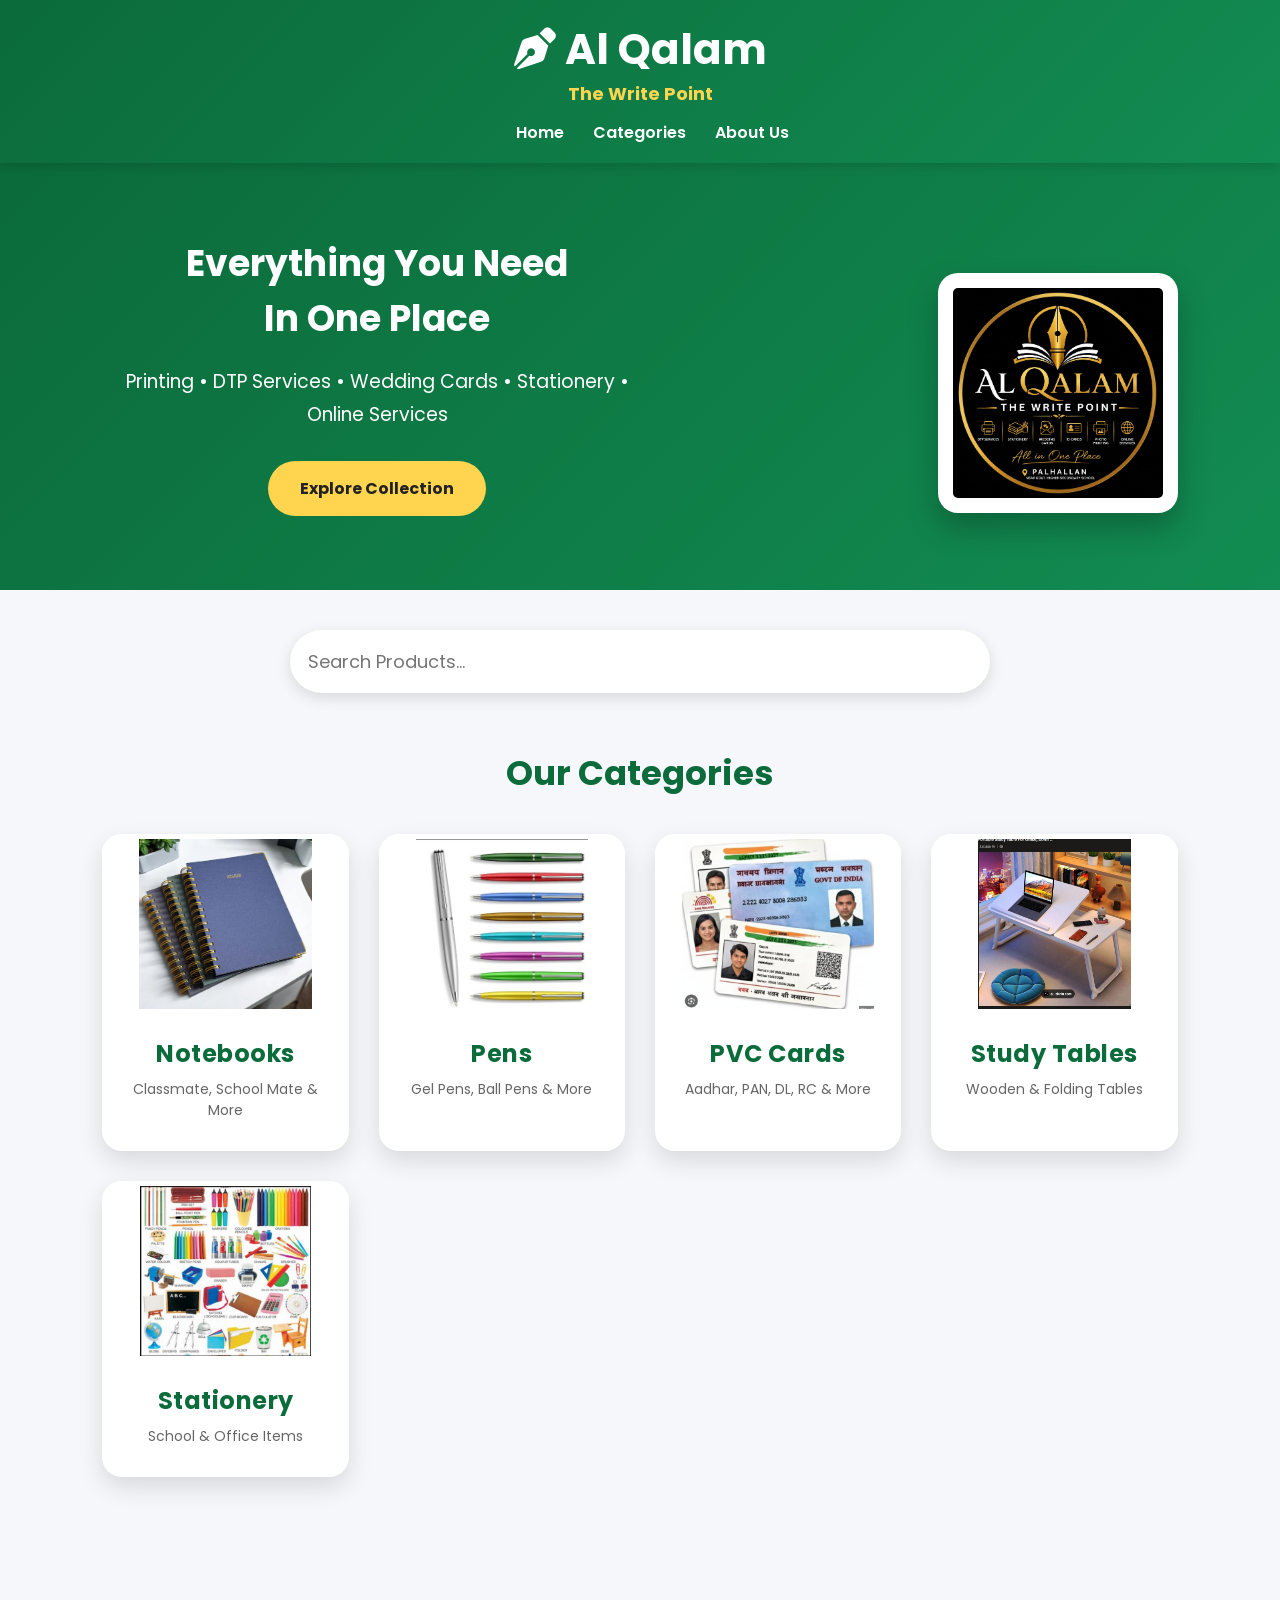
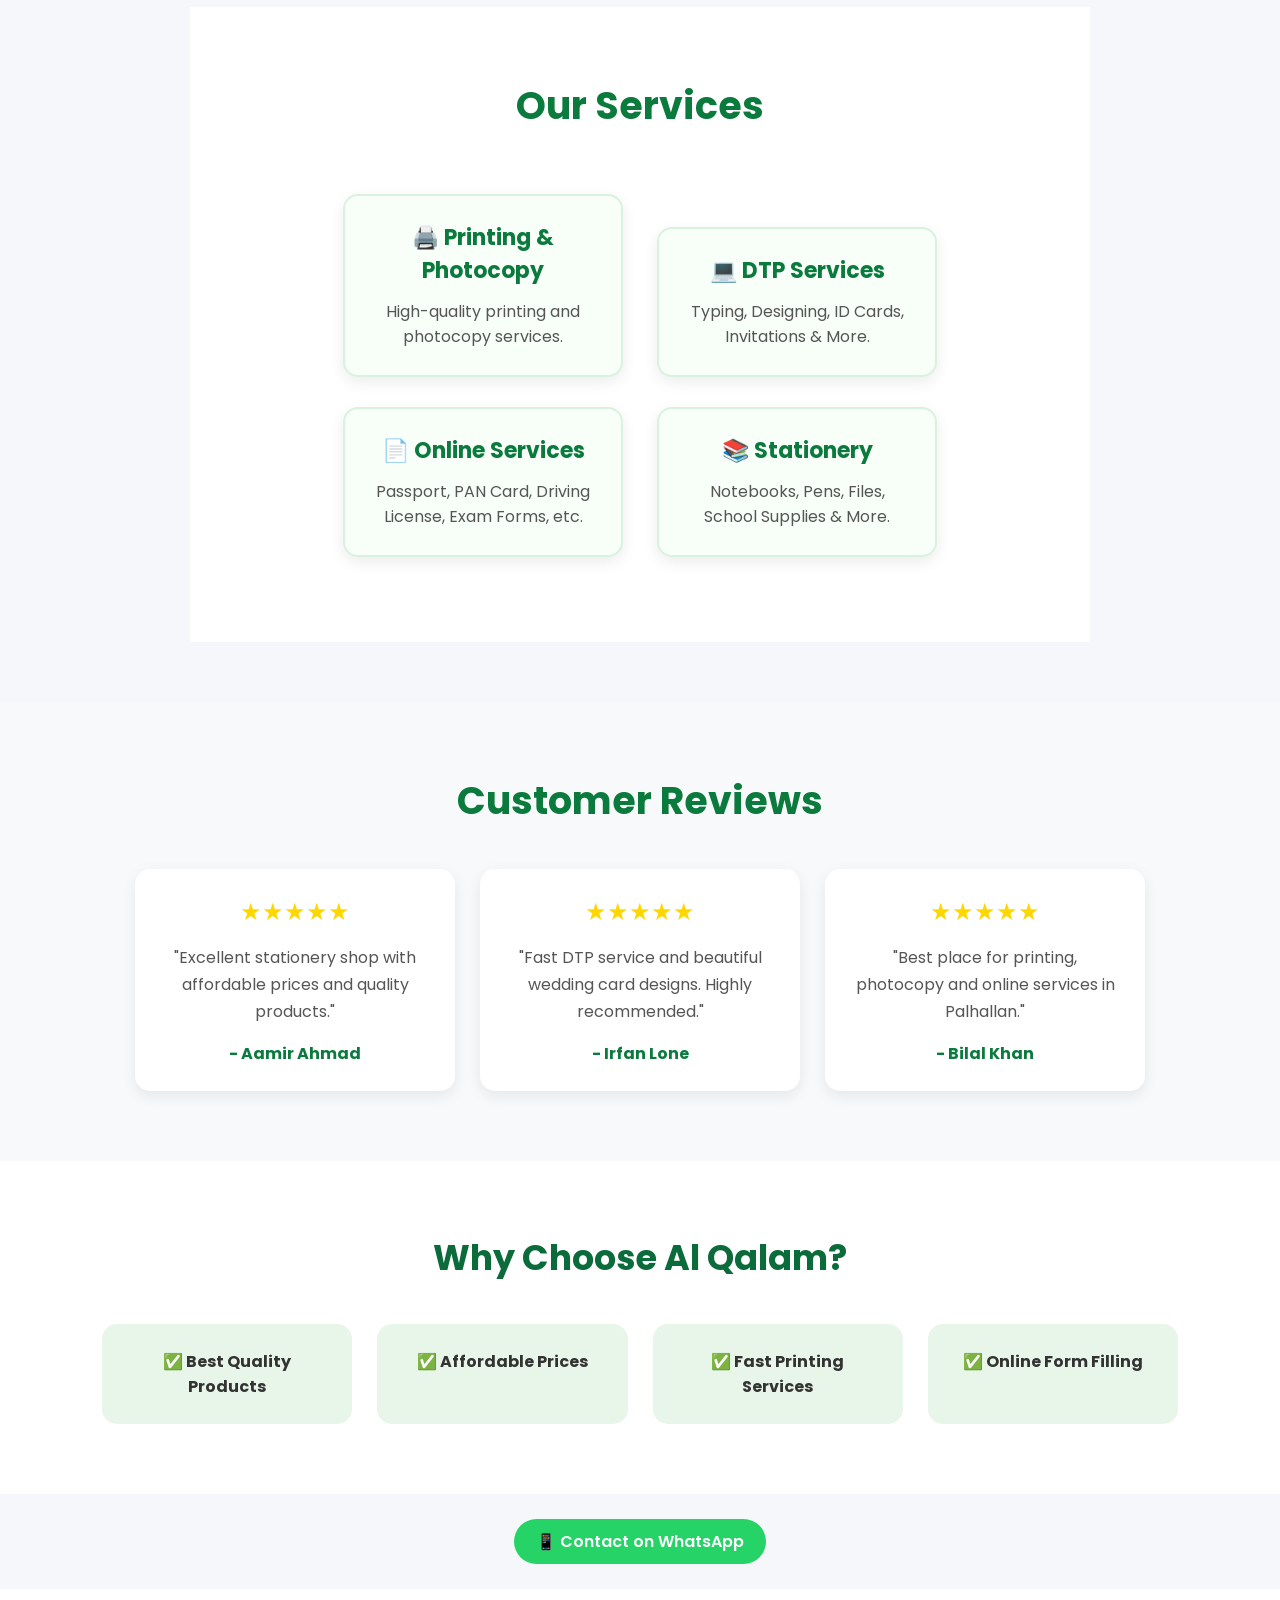
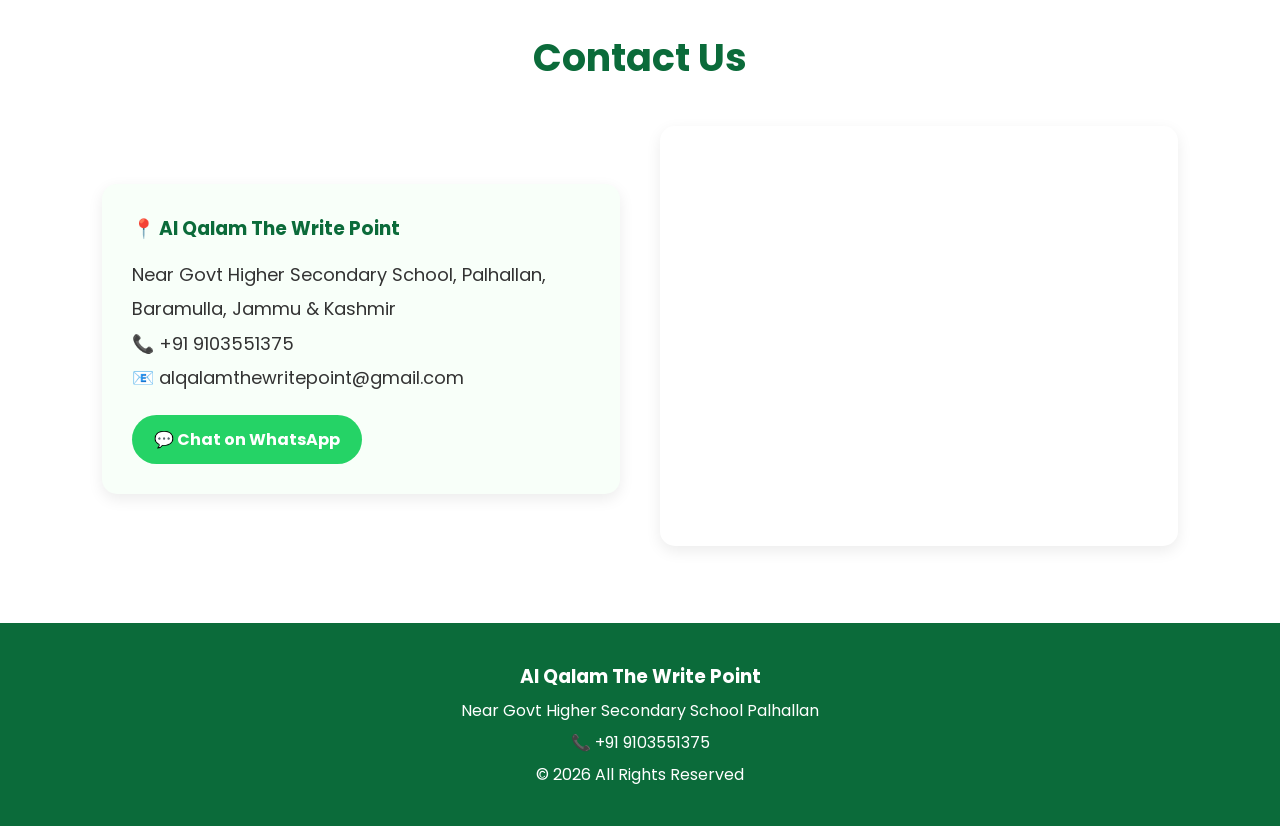
<file: index.html>
<!DOCTYPE html>
<html lang="en">
<head>
    <link rel="stylesheet" href="https://cdnjs.cloudflare.com/ajax/libs/font-awesome/6.7.2/css/all.min.css">
<meta charset="UTF-8">
<meta name="viewport" content="width=device-width, initial-scale=1.0">

<title>Al Qalam The Write Point</title>

<link rel="stylesheet" href="css/style.css?v=2">
<link rel="preconnect" href="https://fonts.googleapis.com">
<link href="https://fonts.googleapis.com/css2?family=Poppins:wght@300;400;600;700&display=swap" rel="stylesheet">

</head>

<body>

<header class="header">

<div class="logo">
<h2><i class="fa-solid fa-pen-nib"></i> Al Qalam</h2>
<p><b>The Write Point</b></p>
</div>

<nav>
    <a href="#">Home</a>
    <a href="#categories">Categories</a>
    <a href="about.html">About Us</a>

</nav>
  
</header>

<section class="hero">

<div class="hero-text">

<h1>Everything You Need<br>In One Place</h1>

<p>
Printing • DTP Services • Wedding Cards • Stationery • Online Services
</p>

<a href="#categories" class="btn">Explore Collection</a>


</div>


<div class="hero-image">

<img src="images/logo.jpeg" alt="Al Qalam">

</div>

</section>




<section class="search-box">

<input type="text" placeholder="Search Products...">

</section>



<section id="categories">

<h2 class="title">Our Categories</h2>

<div class="categories">


<div class="card">

<a href="notebooks.html">

<img src="images/notebook.jpg">

<h3>Notebooks</h3>

<p>Classmate, School Mate & More</p>

</a>

</div>



<div class="card">

<a href="Pens.html">

<img src="images/pens.jpg">

<h3>Pens</h3>

<p>Gel Pens, Ball Pens & More</p>

</a>

</div>



<div class="card">

<a href="PVC Cards.html">

<img src="images/PVC Cards.jpg">

<h3>PVC Cards</h3>

<p>Aadhar, PAN, DL, RC & More</p>

</a>

</div>



<div class="card">

<a href="Study Tables.html">

<img src="images/study table.jpg">

<h3>Study Tables</h3>

<p>Wooden & Folding Tables</p>

</a>

</div>



<div class="card">

<a href="Stationery Items.html">

<img src="images/Stationery Iteams.jpg">

<h3>Stationery</h3>

<p>School & Office Items</p>

</a>

</div>

</div>

</section>
<!-- Our Services -->
<section class="services">
    <h2>Our Services</h2>

    <div class="service-box">
        <h3>🖨️ Printing & Photocopy</h3>
        <p>High-quality printing and photocopy services.</p>
    </div>

    <div class="service-box">
        <h3>💻 DTP Services</h3>
        <p>Typing, Designing, ID Cards, Invitations & More.</p>
    </div>

    <div class="service-box">
        <h3>📄 Online Services</h3>
        <p>Passport, PAN Card, Driving License, Exam Forms, etc.</p>
    </div>

    <div class="service-box">
        <h3>📚 Stationery</h3>
        <p>Notebooks, Pens, Files, School Supplies & More.</p>
    </div>
</section>
<!-- Customer Reviews -->
<section class="reviews">
    <h2>Customer Reviews</h2>

    <div class="review-container">

        <div class="review-card">
            <div class="stars">★★★★★</div>
            <p>"Excellent stationery shop with affordable prices and quality products."</p>
            <h4>- Aamir Ahmad</h4>
        </div>

        <div class="review-card">
            <div class="stars">★★★★★</div>
            <p>"Fast DTP service and beautiful wedding card designs. Highly recommended."</p>
            <h4>- Irfan Lone</h4>
        </div>

        <div class="review-card">
            <div class="stars">★★★★★</div>
            <p>"Best place for printing, photocopy and online services in Palhallan."</p>
            <h4>- Bilal Khan</h4>
        </div>

    </div>
</section>



<section class="why">

<h2>Why Choose Al Qalam?</h2>

<div class="features">

<div>✅ Best Quality Products</div>

<div>✅ Affordable Prices</div>

<div>✅ Fast Printing Services</div>

<div>✅ Online Form Filling</div>

</div>

</section>



<section class="whatsapp">

<a href="https://wa.me/919103551375">

📱 Contact on WhatsApp

</a>

</section>
<!-- Contact Section -->
<section class="contact">

    <h2>Contact Us</h2>

    <div class="contact-box">

        <div class="contact-info">

            <h3>📍 Al Qalam The Write Point</h3>

            <p>Near Govt Higher Secondary School, Palhallan, Baramulla, Jammu & Kashmir</p>

            <p>📞 +91 9103551375</p>

            <p>📧 alqalamthewritepoint@gmail.com</p>

            <a href="https://wa.me/919103551375" class="contact-btn" target="_blank">
                💬 Chat on WhatsApp
            </a>

        </div>

<div class="map">

    <iframe
        src="https://www.google.com/maps/embed?pb=!1m18!1m12!1m3!1d373.67834784665763!2d74.54310448448713!3d34.182275802452644!2m3!1f0!2f0!3f0!3m2!1i1024!2i768!4f13.1!3m3!1m2!1s0x38e1a1003543d81d%3A0x439527f8dfe5465d!2sAl%20Qalam%20The%20Write%20Point!5e0!3m2!1sen!2sin!4v1784002413856!5m2!1sen!2sin"
        width="100%"
        height="420"
        style="border:0;border-radius:15px;"
        allowfullscreen=""
        loading="lazy"
        referrerpolicy="strict-origin-when-cross-origin">
    </iframe>

</div>
</section>


<footer>

<h3>Al Qalam The Write Point</h3>

<p>Near Govt Higher Secondary School Palhallan</p>

<p>📞 +91 9103551375</p>

<p>© 2026 All Rights Reserved</p>

</footer>

<script src="js/script.js?v=2"></script>
</body>
</html>
</file>
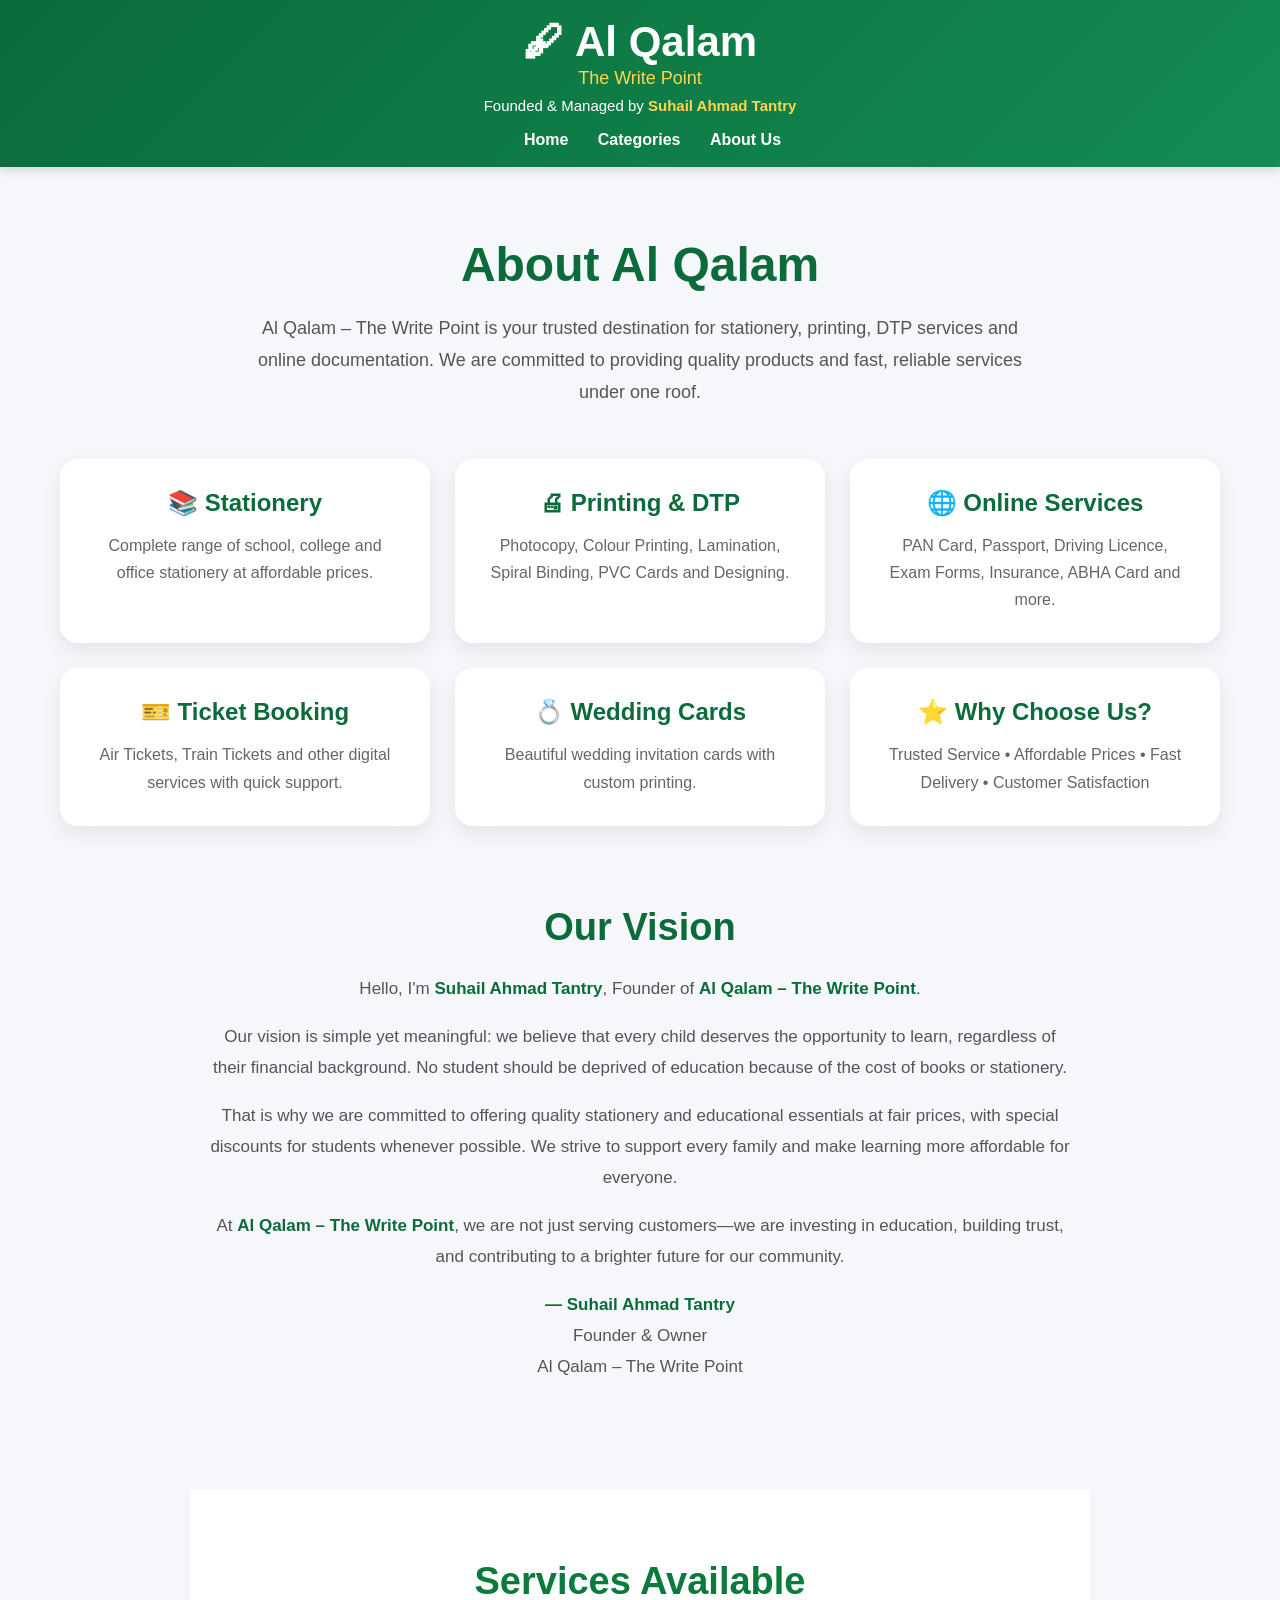
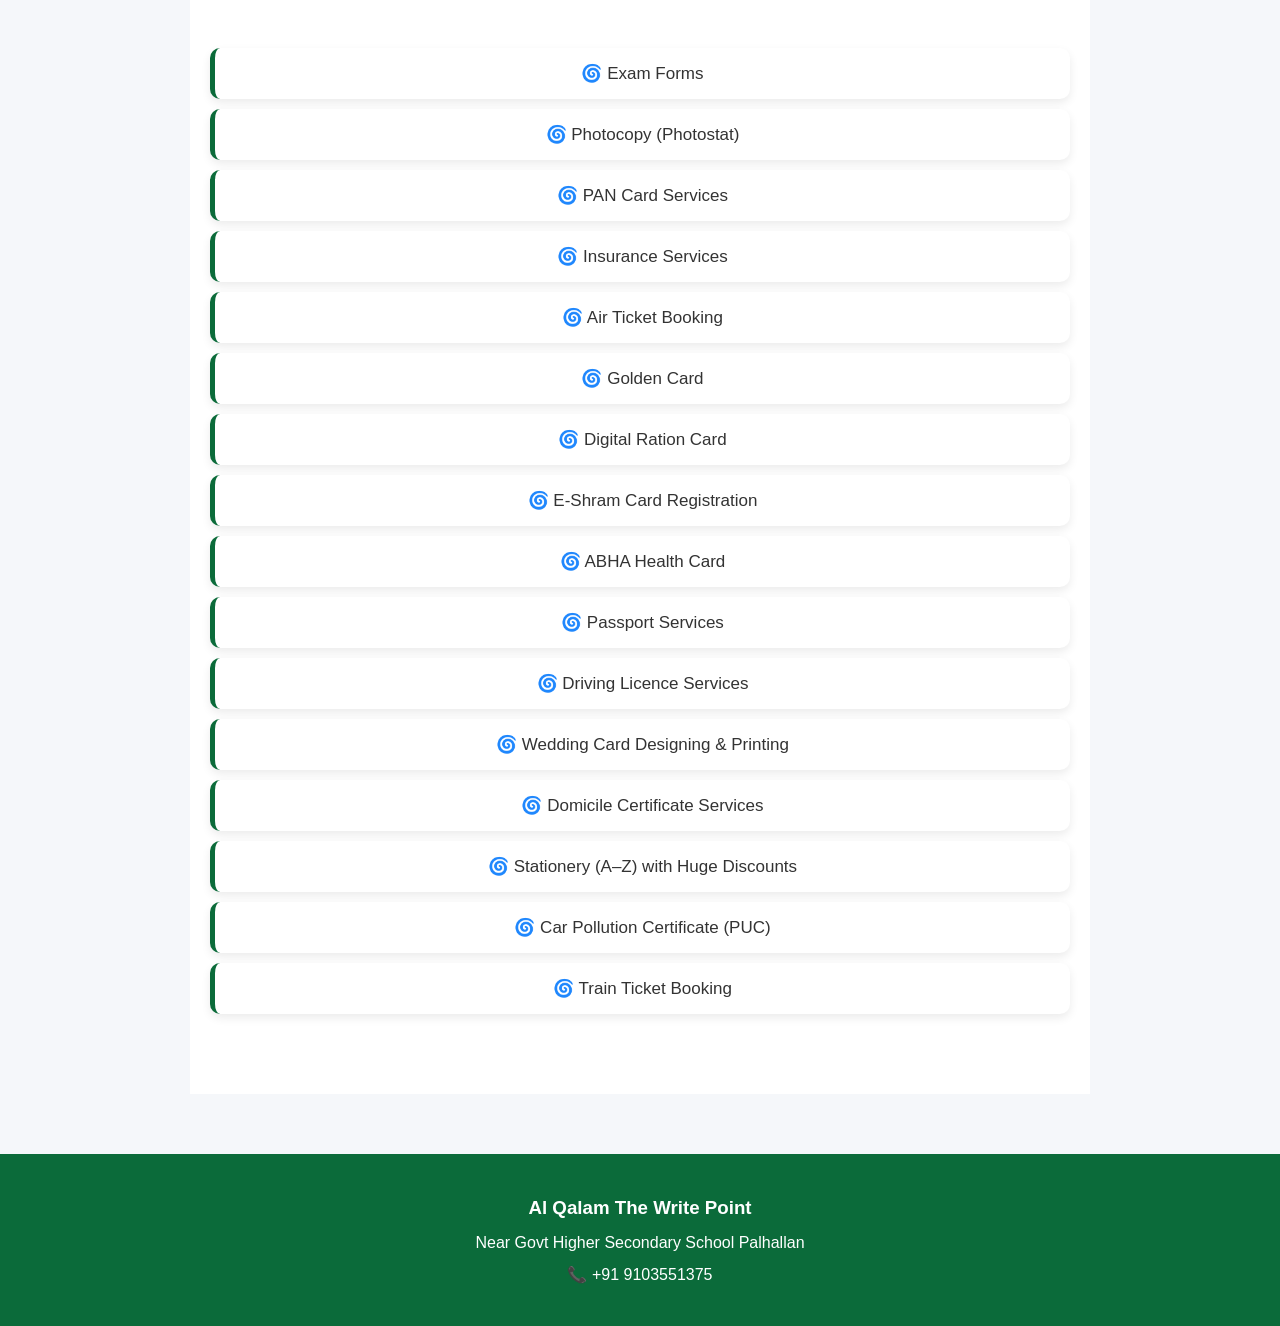
<file: about.html>
<!DOCTYPE html>
<html lang="en">
<head>
<meta charset="UTF-8">
<meta name="viewport" content="width=device-width, initial-scale=1.0">
<title>About Us - Al Qalam</title>
<link rel="stylesheet" href="css/style.css">
</head>

<body>

<header class="header">
<div class="logo">
<h2>🖋 Al Qalam</h2>
<p>The Write Point</p>

    <p class="founder-tag">
        Founded &amp; Managed by <strong>Suhail Ahmad Tantry</strong>
    </p>
</div>
</div>

<nav>
<a href="index.html">Home</a>
<a href="index.html#categories">Categories</a>
<a href="about.html">About Us</a>
</nav>
</header>

<section class="about">

<h1>About Al Qalam</h1>

<p class="about-text">
Al Qalam – The Write Point is your trusted destination for stationery,
printing, DTP services and online documentation. We are committed to
providing quality products and fast, reliable services under one roof.
</p>

<div class="about-grid">

<div class="about-card">
<h3>📚 Stationery</h3>
<p>Complete range of school, college and office stationery at affordable prices.</p>
</div>

<div class="about-card">
<h3>🖨 Printing & DTP</h3>
<p>Photocopy, Colour Printing, Lamination, Spiral Binding, PVC Cards and Designing.</p>
</div>

<div class="about-card">
<h3>🌐 Online Services</h3>
<p>PAN Card, Passport, Driving Licence, Exam Forms, Insurance, ABHA Card and more.</p>
</div>

<div class="about-card">
<h3>🎫 Ticket Booking</h3>
<p>Air Tickets, Train Tickets and other digital services with quick support.</p>
</div>

<div class="about-card">
<h3>💍 Wedding Cards</h3>
<p>Beautiful wedding invitation cards with custom printing.</p>
</div>

<div class="about-card">
<h3>⭐ Why Choose Us?</h3>
<p>Trusted Service • Affordable Prices • Fast Delivery • Customer Satisfaction</p>
</div>

</div>
<section class="vision">

<h2>Our Vision</h2>

<p>
Hello, I'm <strong>Suhail Ahmad Tantry</strong>, Founder of <strong>Al Qalam – The Write Point</strong>.
</p>

<p>
Our vision is simple yet meaningful: we believe that every child deserves the opportunity to learn, regardless of their financial background. No student should be deprived of education because of the cost of books or stationery.
</p>

<p>
That is why we are committed to offering quality stationery and educational essentials at fair prices, with special discounts for students whenever possible. We strive to support every family and make learning more affordable for everyone.
</p>

<p>
At <strong>Al Qalam – The Write Point</strong>, we are not just serving customers—we are investing in education, building trust, and contributing to a brighter future for our community.
</p>

<p><strong>— Suhail Ahmad Tantry</strong><br>
Founder & Owner<br>
Al Qalam – The Write Point</p>

</section>
</section>
<section class="services">

<h2>Services Available</h2>

<ul>
<li>🌀 Exam Forms</li>
<li>🌀 Photocopy (Photostat)</li>
<li>🌀 PAN Card Services</li>
<li>🌀 Insurance Services</li>
<li>🌀 Air Ticket Booking</li>
<li>🌀 Golden Card</li>
<li>🌀 Digital Ration Card</li>
<li>🌀 E-Shram Card Registration</li>
<li>🌀 ABHA Health Card</li>
<li>🌀 Passport Services</li>
<li>🌀 Driving Licence Services</li>
<li>🌀 Wedding Card Designing & Printing</li>
<li>🌀 Domicile Certificate Services</li>
<li>🌀 Stationery (A–Z) with Huge Discounts</li>
<li>🌀 Car Pollution Certificate (PUC)</li>
<li>🌀 Train Ticket Booking</li>
</ul>

</section>
<footer>
<h3>Al Qalam The Write Point</h3>
<p>Near Govt Higher Secondary School Palhallan</p>
<p>📞 +91 9103551375</p>
</footer>

</body>
</html>
</file>
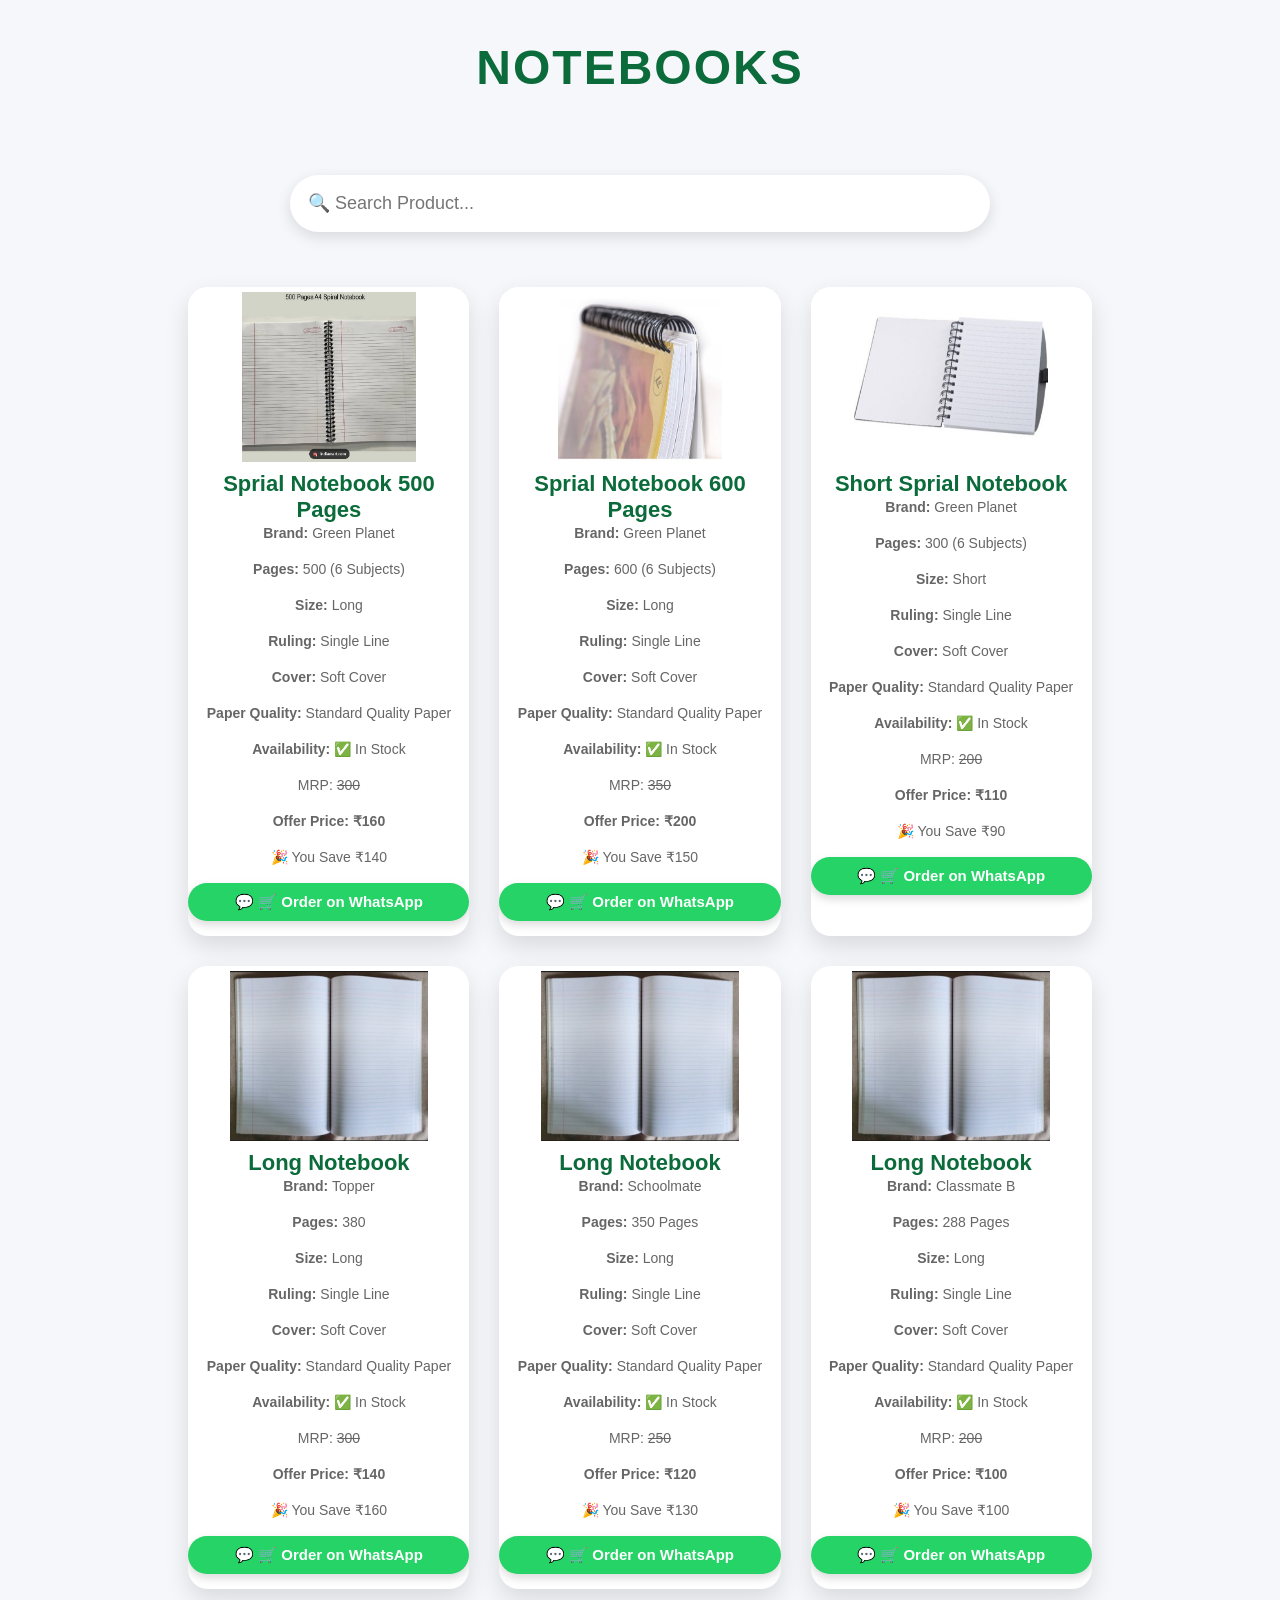
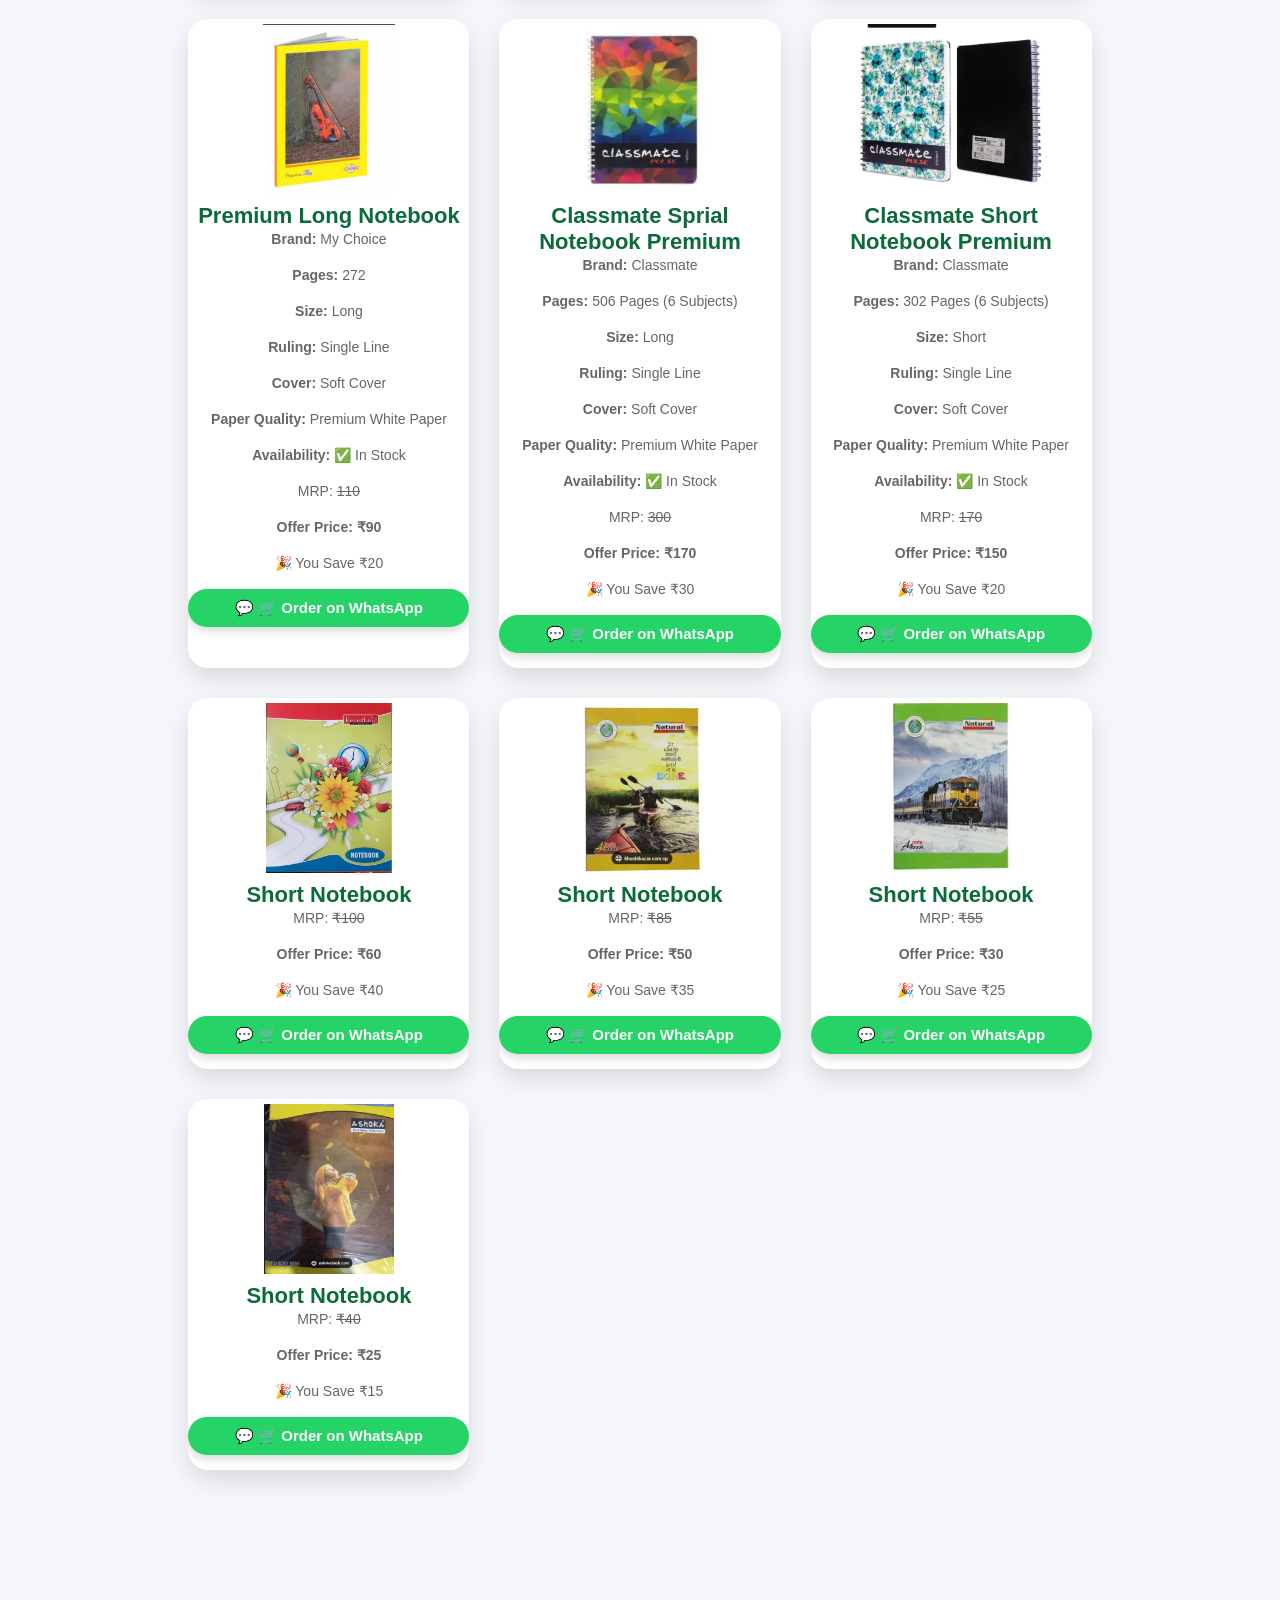
<file: notebooks.html>
<!DOCTYPE html>
<html>
<head>
<meta charset="UTF-8">
<title>Note Books</title>
<link rel="stylesheet" href="css/style.css">
</head>

<body>

<header>
    <h2 class="page-title">NOTEBOOKS</h2>
</header>

<div class="search-box">
    <input type="text"
           id="searchInput"
           placeholder="🔍 Search Product..."
           onkeyup="searchProducts()">
</div>

<section class="categories">

<section class="categories">

<div class="card">
    <img src="images/Sprial Notebook 500 Pages.jpg" alt="Notebook">

   <h4 style="color: rgb(255, 255, 255);">Sprial Notebook 500 Pages</h4>

           <p><strong>Brand:</strong> Green Planet</p>
<p><strong>Pages:</strong> 500 (6 Subjects)</p>
<p><strong>Size:</strong> Long</p>
<p><strong>Ruling:</strong> Single Line</p>
<p><strong>Cover:</strong> Soft Cover</p>
<p><strong>Paper Quality:</strong> Standard Quality Paper</p>
<p><strong>Availability:</strong> ✅ In Stock</p>

<p class="mrp">MRP: <del>300</del></p>
<p class="offer"><b>Offer Price: ₹160</b></p>
<p class="save">🎉 You Save ₹140</p> 

    <a href="https://wa.me/919103551375?text=Hello, I want to order  Sprial Notebook 500 Pages "
       class="order-btn"
       target="_blank">
       🛒 Order on WhatsApp
    </a>
</div>

<div class="card">
    <img src="images/Sprial Notebook 600 Pages.jpg" alt="Notebook">

   <h4 style="color: rgb(255, 255, 255);">Sprial Notebook 600 Pages</h4>

             <p><strong>Brand:</strong> Green Planet</p>
<p><strong>Pages:</strong> 600 (6 Subjects)</p>
<p><strong>Size:</strong> Long</p>
<p><strong>Ruling:</strong> Single Line</p>
<p><strong>Cover:</strong> Soft Cover</p>
<p><strong>Paper Quality:</strong> Standard Quality Paper</p>
<p><strong>Availability:</strong> ✅ In Stock</p>

<p class="mrp">MRP: <del>350</del></p>
<p class="offer"><b>Offer Price: ₹200</b></p>
<p class="save">🎉 You Save ₹150</p> 

    <a href="https://wa.me/919103551375?text=Hello, I want to order  Sprial Notebook 600 Pages "
       class="order-btn"
       target="_blank">
       🛒 Order on WhatsApp
    </a>
</div>

<div class="card">
    <img src="images/Short Sprial Notebook.jpg" alt="Notebook">

   <h4 style="color: rgb(255, 255, 255);">Short Sprial Notebook</h4>

               <p><strong>Brand:</strong> Green Planet</p>
<p><strong>Pages:</strong> 300 (6 Subjects)</p>
<p><strong>Size:</strong> Short</p>
<p><strong>Ruling:</strong> Single Line</p>
<p><strong>Cover:</strong> Soft Cover</p>
<p><strong>Paper Quality:</strong> Standard Quality Paper</p>
<p><strong>Availability:</strong> ✅ In Stock</p>

<p class="mrp">MRP: <del>200</del></p>
<p class="offer"><b>Offer Price: ₹110</b></p>
<p class="save">🎉 You Save ₹90</p> 


    <a href="https://wa.me/919103551375?text=Hello, I want to order  Short Sprial Notebook @200/130 "
       class="order-btn"
       target="_blank">
       🛒 Order on WhatsApp
    </a>
</div>
</div>
<div class="card">
    <img src="images/Long Notebook 300.jpg" alt="Long Notebook">

   <h4 style="color: rgb(#ff0000);">Long Notebook</h4>

        <p><strong>Brand:</strong> Topper</p>
<p><strong>Pages:</strong> 380</p>
<p><strong>Size:</strong> Long</p>
<p><strong>Ruling:</strong> Single Line</p>
<p><strong>Cover:</strong> Soft Cover</p>
<p><strong>Paper Quality:</strong>  Standard Quality Paper</p>
<p><strong>Availability:</strong> ✅ In Stock</p>

<p class="mrp">MRP: <del>300</del></p>
<p class="offer"><b>Offer Price: ₹140</b></p>
<p class="save">🎉 You Save ₹160</p> 

    <a href="https://wa.me/919103551375?text=Hello, I want to order  Long Notebook @300/140 "
       class="order-btn"
       target="_blank">
       🛒 Order on WhatsApp
    </a>
</div>

<div class="card">
    <img src="images/Long Notebook 250.jpg" alt="Notebook">

   <h4 style="color: rgb(255, 255, 255);">Long Notebook</h4>

       <p><strong>Brand:</strong> Schoolmate </p>
<p><strong>Pages:</strong> 350 Pages</p>
<p><strong>Size:</strong> Long</p>
<p><strong>Ruling:</strong> Single Line</p>
<p><strong>Cover:</strong> Soft Cover</p>
<p><strong>Paper Quality:</strong> Standard Quality Paper</p>
<p><strong>Availability:</strong> ✅ In Stock</p>

<p class="mrp">MRP: <del>250</del></p>
<p class="offer"><b>Offer Price: ₹120</b></p>
<p class="save">🎉 You Save ₹130</p> 

    <a href="https://wa.me/919103551375?text=Hello, I want to order  Long Notebook @250/150 "
       class="order-btn"
       target="_blank">
       🛒 Order on WhatsApp
    </a>
</div>
<div class="card">
    <img src="images/Long Notebook 250.jpg" alt="Notebook">

   <h4 style="color: rgb(255, 255, 255);">Long Notebook</h4>

       <p><strong>Brand:</strong> Classmate B </p>
<p><strong>Pages:</strong> 288 Pages</p>
<p><strong>Size:</strong> Long</p>
<p><strong>Ruling:</strong> Single Line</p>
<p><strong>Cover:</strong> Soft Cover</p>
<p><strong>Paper Quality:</strong> Standard Quality Paper</p>
<p><strong>Availability:</strong> ✅ In Stock</p>

<p class="mrp">MRP: <del>200</del></p>
<p class="offer"><b>Offer Price: ₹100</b></p>
<p class="save">🎉 You Save ₹100</p> 

    <a href="https://wa.me/919103551375?text=Hello, I want to order  Long Notebook @250/150 "
       class="order-btn"
       target="_blank">
       🛒 Order on WhatsApp
    </a>
</div>
<div class="card">
    <img src="images/Premier Long Notebook.jpg" alt="Notebook">

   <h4 style="color: rgb(255, 255, 255);">Premium Long Notebook</h4>

       <p><strong>Brand:</strong> My Choice</p>
<p><strong>Pages:</strong> 272</p>
<p><strong>Size:</strong> Long</p>
<p><strong>Ruling:</strong> Single Line</p>
<p><strong>Cover:</strong> Soft Cover</p>
<p><strong>Paper Quality:</strong> Premium White Paper</p>
<p><strong>Availability:</strong> ✅ In Stock</p>

<p class="mrp">MRP: <del>110</del></p>
<p class="offer"><b>Offer Price: ₹90</b></p>
<p class="save">🎉 You Save ₹20</p> 

    <a href="https://wa.me/919103551375?text=Hello, I want to order  Premium Long Notebook @110/80 "
       class="order-btn"
       target="_blank">
       🛒 Order on WhatsApp
    </a>
</div>
<div class="card">
    <img src="images/Classmate Sprial Notebook Premier.jpg" alt="Notebook">

   <h4 style="color: rgb(255, 255, 255);">Classmate Sprial Notebook Premium</h4>

   <p><strong>Brand:</strong> Classmate</p>
<p><strong>Pages:</strong> 506 Pages (6 Subjects)</p>
<p><strong>Size:</strong> Long</p>
<p><strong>Ruling:</strong> Single Line</p>
<p><strong>Cover:</strong> Soft Cover</p>
<p><strong>Paper Quality:</strong> Premium White Paper</p>
<p><strong>Availability:</strong> ✅ In Stock</p>

<p class="mrp">MRP: <del>300</del></p>
<p class="offer"><b>Offer Price: ₹170</b></p>
<p class="save">🎉 You Save ₹30</p> 

    <a href="https://wa.me/919103551375?text=Hello, I want to order Classmate Sprial Notebook Premium @300/270 "
       class="order-btn"
       target="_blank">
       🛒 Order on WhatsApp
    </a>
</div>
<div class="card">
    <img src="images/Classmate Short Notebook Premier.jpg" alt="Notebook">

   <h4 style="color: rgb(255, 255, 255);">Classmate Short Notebook Premium</h4>


<p><strong>Brand:</strong> Classmate</p>
<p><strong>Pages:</strong> 302 Pages (6 Subjects)</p>
<p><strong>Size:</strong> Short</p>
<p><strong>Ruling:</strong> Single Line</p>
<p><strong>Cover:</strong> Soft Cover</p>
<p><strong>Paper Quality:</strong> Premium White Paper</p>
<p><strong>Availability:</strong> ✅ In Stock</p>

<p class="mrp">MRP: <del>170</del></p>
<p class="offer"><b>Offer Price: ₹150</b></p>
<p class="save">🎉 You Save ₹20</p>

    <a href="https://wa.me/919103551375?text=Hello, I want to order  Classmate Short Notebook Premium @170/150 "
       class="order-btn"
       target="_blank">
       🛒 Order on WhatsApp
    </a>
</div>

<div class="card">
    <img src="images/Short Notebook.jpg" alt="Notebook">

   <h4 style="color: rgb(255, 255, 255);">Short Notebook</h4>

    <p class="mrp">MRP: <del>₹100</del></p>
    

    <p class="offer"><B>Offer Price: ₹60</b></p>

    <p class="save">🎉 You Save ₹40</p>

    <a href="https://wa.me/919103551375?text=Hello, I want to order  Short Notebook @100/60 "
       class="order-btn"
       target="_blank">
       🛒 Order on WhatsApp
    </a>
</div>

<div class="card">
    <img src="images/Short Notebook 85.jpg" alt="Notebook">

   <h4 style="color: rgb(255, 255, 255);">Short Notebook</h4>

    <p class="mrp">MRP: <del>₹85</del></p>
    

    <p class="offer"><B>Offer Price: ₹50</b></p>

    <p class="save">🎉 You Save ₹35</p>

    <a href="https://wa.me/919103551375?text=Hello, I want to order  Short Notebook @85/50 "
       class="order-btn"
       target="_blank">
       🛒 Order on WhatsApp
    </a>
</div>
<div class="card">
    <img src="images/Short Notebook 55.jpg" alt="Notebook">

   <h4 style="color: rgb(255, 255, 255);">Short Notebook</h4>

    <p class="mrp">MRP: <del>₹55</del></p>
    

    <p class="offer"><B>Offer Price: ₹30</b></p>

    <p class="save">🎉 You Save ₹25</p>

    <a href="https://wa.me/919103551375?text=Hello, I want to order  Short Notebook @55/30 "
       class="order-btn"
       target="_blank">
       🛒 Order on WhatsApp
    </a>
</div>
<div class="card">
    <img src="images/Short Notebook 40.jpg" alt="Notebook">

   <h4 style="color: rgb(255, 255, 255);">Short Notebook</h4>

    <p class="mrp">MRP: <del>₹40</del></p>
    

    <p class="offer"><B>Offer Price: ₹25</b></p>

    <p class="save">🎉 You Save ₹15</p>

    <a href="https://wa.me/919103551375?text=Hello, I want to order  Short Notebook @40/25 "
       class="order-btn"
       target="_blank">
       🛒 Order on WhatsApp
    </a>

<script src="js/script.js"></script>

</section>



</body>
</html>
</file>
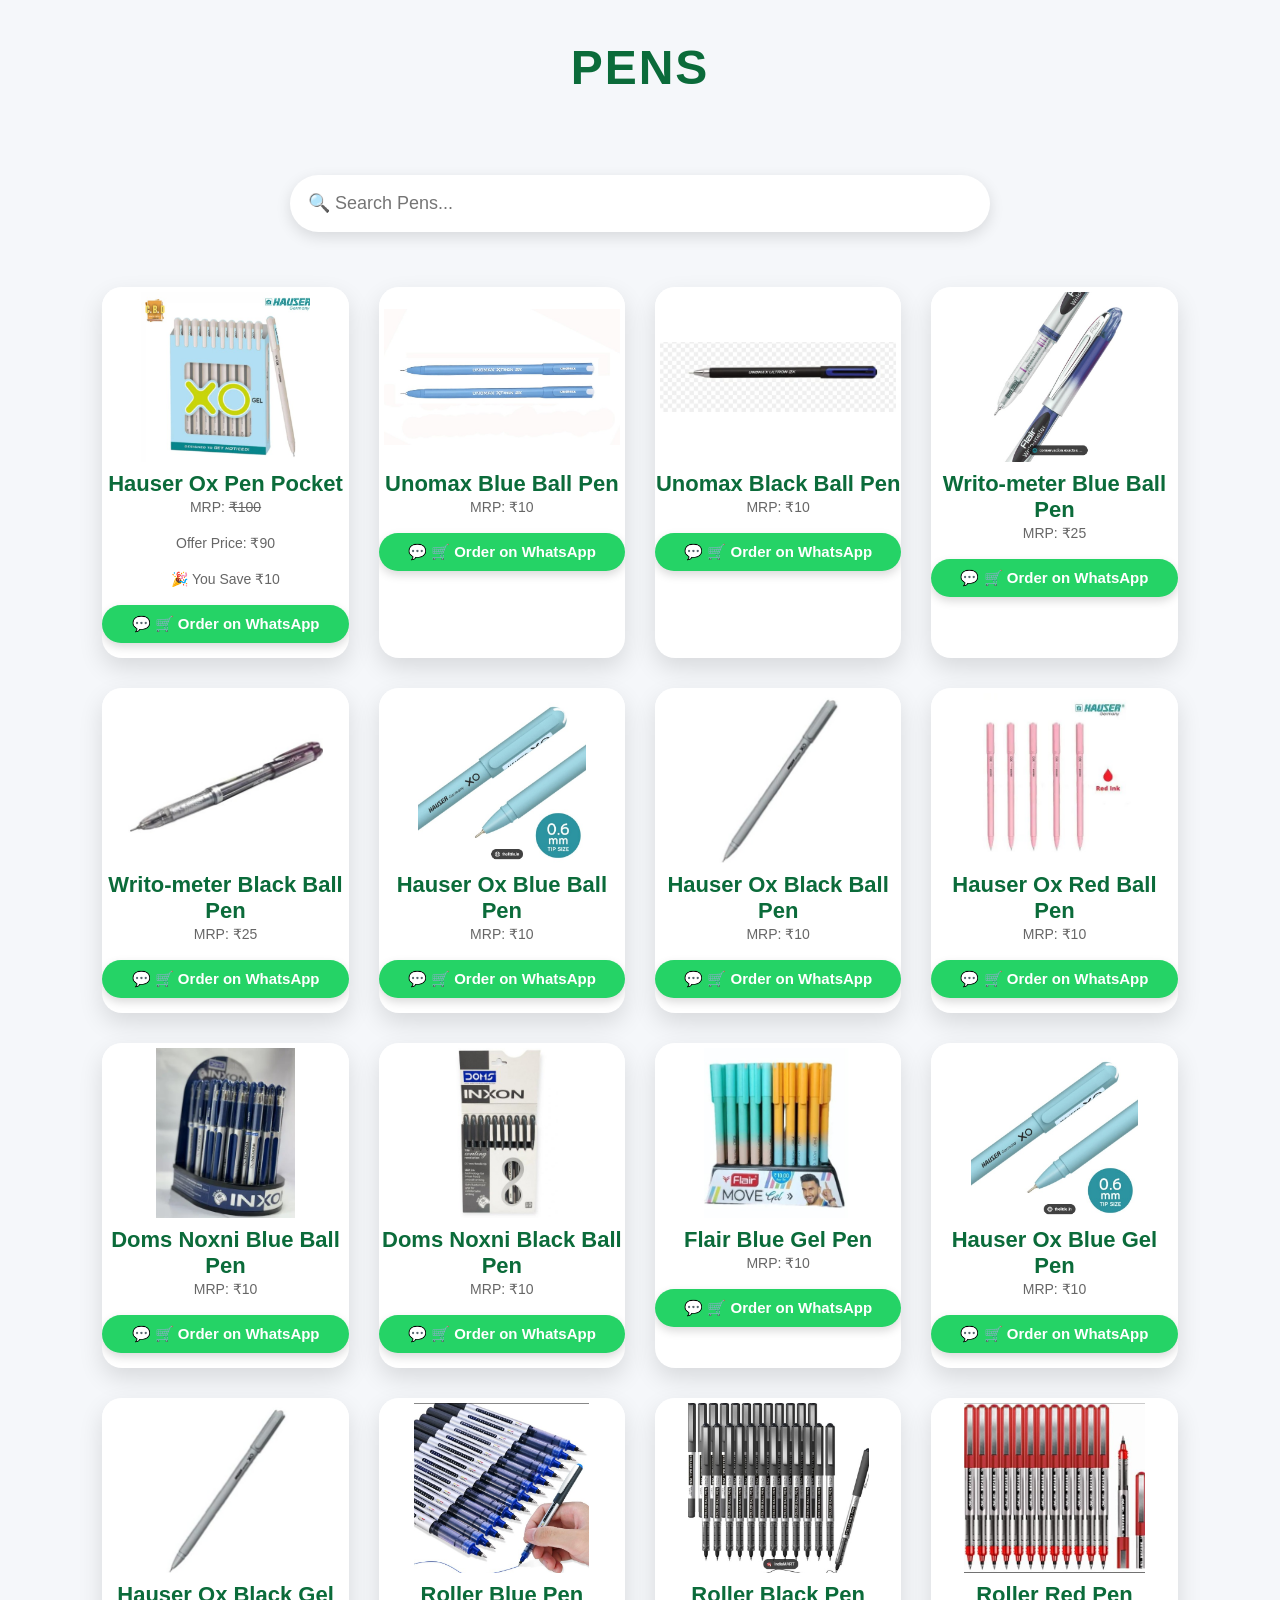
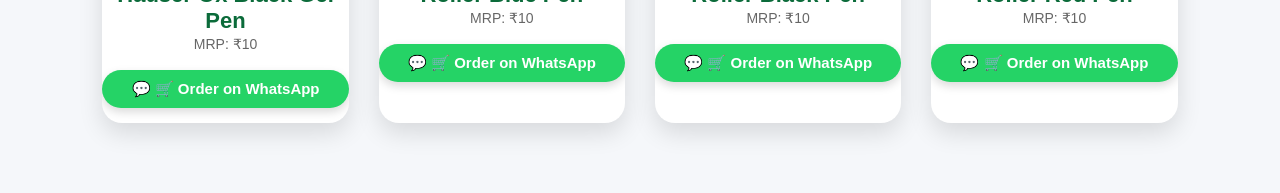
<file: Pens.html>
<!DOCTYPE html>
<html>
<head>
<meta charset="UTF-8">
<title>Pens</title>
<link rel="stylesheet" href="css/style.css">
</head>

<body>

<header>
   <h2 class="page-title">PENS</h2>
</header>

<div class="search-box">
    <input type="text"
           id="searchInput"
           placeholder="🔍 Search Pens..."
           onkeyup="searchProducts()">
</div>

<section class="categories">

<div class="card">
    <img src="images/Hauser Ox Pen Pocket.jpg" alt="pens">

    <h4 style="color: rgb(255, 255, 255);">Hauser Ox Pen Pocket</h4>
    <p class="mrp">MRP: <del>₹100</del></p>
    

    <p class="offer">Offer Price: ₹90</p>

    <p class="save">🎉 You Save ₹10</p>

    <a href="https://wa.me/919103551375?text=Hello, I want to order  Hauser Ox Pen Pocket "
       class="order-btn"
       target="_blank">
       🛒 Order on WhatsApp
    </a>
</div>

<div class="card">
    <img src="images/Unomax Blue Ball Pen.jpg" alt="
    
    ">

    <h4 style="color: rgb(255, 255, 255);">Unomax Blue Ball Pen</h4>
    <p class="mrp">MRP: ₹10</p>
    

    <a href="https://wa.me/919103551375?text=Hello, I want to order  Unomax Blue Ball Pen"
       class="order-btn"
       target="_blank">
       🛒 Order on WhatsApp
    </a>
</div>
<div class="card">
    <img src="images/Unomax Black Ball Pen.jpg" alt="
    
    ">

    <h4 style="color: rgb(255, 255, 255);">Unomax Black Ball Pen</h4>
    <p class="mrp">MRP: ₹10</p>
    

    <a href="https://wa.me/919103551375?text=Hello, I want to order  Unomax Black Ball Pen"
       class="order-btn"
       target="_blank">
       🛒 Order on WhatsApp
    </a>
</div>
<div class="card">
    <img src="images/Writo-meter Blue Ball Pen.jpg" alt="pen">

    <h4 style="color: rgb(255, 255, 255);">Writo-meter Blue Ball Pen</h4>
    <p class="mrp">MRP: ₹25</p>
    

    <a href="https://wa.me/919103551375?text=Hello, I want to order  Writo-meter Blue Ball Pen "
       class="order-btn"
       target="_blank">
       🛒 Order on WhatsApp
    </a>
</div>
<div class="card">
    <img src="images/Writo-meter Black Ball Pen.jpg" alt="Pens">

    <h4 style="color: rgb(255, 255, 255);">Writo-meter Black Ball Pen</h4>
    <p class="mrp">MRP: ₹25</p>
    

    <a href="https://wa.me/919103551375?text=Hello, I want to order  Writo-meter Black Ball Pen "
       class="order-btn"
       target="_blank">
       🛒 Order on WhatsApp
    </a>
</div>
<div class="card">
    <img src="images/Hauser Ox Blue Ball Pen.jpg" alt="pen">

    <h4 style="color: rgb(255, 255, 255);">Hauser Ox Blue Ball Pen</h4>
    <p class="mrp">MRP: ₹10</p>
    

    <a href="https://wa.me/919103551375?text=Hello, I want to order  Hauser Ox Blue Ball Pen "
       class="order-btn"
       target="_blank">
       🛒 Order on WhatsApp
    </a>
</div>
<div class="card">
    <img src="images/Hauser Ox Black Ball Pen.jpg" alt="pen">

    <h4 style="color: rgb(255, 255, 255);">Hauser Ox Black Ball Pen</h4>
    <p class="mrp">MRP: ₹10</p>
    

    <a href="https://wa.me/919103551375?text=Hello, I want to order  Hauser Ox Black Ball Pen "
       class="order-btn"
       target="_blank">
       🛒 Order on WhatsApp
    </a>
</div>
<div class="card">
    <img src="images/Hauser Ox Red Ball Pen.jpg" alt="pen">

    <h4 style="color: rgb(255, 255, 255);">Hauser Ox Red Ball Pen</h4>
    <p class="mrp">MRP: ₹10</p>
    

    <a href="https://wa.me/919103551375?text=Hello, I want to order Hauser Ox Red Ball Pen "
       class="order-btn"
       target="_blank">
       🛒 Order on WhatsApp
    </a>
</div>
<div class="card">
    <img src="images/Doms Noxni Blue Ball Pen.jpg" alt="pen">

    <h4 style="color: rgb(255, 255, 255);">Doms Noxni Blue Ball Pen</h4>
    <p class="mrp">MRP: ₹10</p>
    

    <a href="https://wa.me/919103551375?text=Hello, I want to order  Doms Noxni Blue Ball Pen "
       class="order-btn"
       target="_blank">
       🛒 Order on WhatsApp
    </a>
</div>
<div class="card">
    <img src="images/Doms Noxni Black Ball Pen.jpg" alt="pen">

    <h4 style="color: rgb(255, 255, 255);">Doms Noxni Black Ball Pen</h4>
    <p class="mrp">MRP: ₹10</p>
    

    <a href="https://wa.me/919103551375?text=Hello, I want to order Doms Noxni Black Ball Pen "
       class="order-btn"
       target="_blank">
       🛒 Order on WhatsApp
    </a>
</div>
<div class="card">
    <img src="images/Flair Blue Gel Pen.jpg" alt="pen">

    <h4 style="color: rgb(255, 255, 255);">Flair Blue Gel Pen</h4>
    <p class="mrp">MRP: ₹10</p>
    

    <a href="https://wa.me/919103551375?text=Hello, I want to order  Flair Blue Gel Pen "
       class="order-btn"
       target="_blank">
       🛒 Order on WhatsApp
    </a>
</div>

<div class="card">
    <img src="images/Hauser Ox Blue Gel Pen.jpg" alt="Pens">

    <h4 style="color: rgb(255, 255, 255);">Hauser Ox Blue Gel Pen</h4>
    <p class="mrp">MRP: ₹10</p>
    

    <a href="https://wa.me/919103551375?text=Hello, I want to order  Hauser Ox Blue Gel Pen "
       class="order-btn"
       target="_blank">
       🛒 Order on WhatsApp
    </a>
</div>
<div class="card">
    <img src="images/Hauser Ox Black Gel Pen.jpg" alt="Pens">

    <h4 style="color: rgb(255, 255, 255);">Hauser Ox Black Gel Pen</h4>
    <p class="mrp">MRP: ₹10</p>
    

    <a href="https://wa.me/919103551375?text=Hello, I want to order  Hauser Ox Black Gel Pen "
       class="order-btn"
       target="_blank">
       🛒 Order on WhatsApp
    </a>
</div>

<div class="card">
    <img src="images/Roler Blue Pen.jpg" alt="Pens">

    <h4 style="color: rgb(255, 255, 255);">Roller Blue Pen</h4>
    <p class="mrp">MRP: ₹10</p>
    

    <a href="https://wa.me/919103551375?text=Hello, I want to order  Roller Blue Pen "
       class="order-btn"
       target="_blank">
       🛒 Order on WhatsApp
    </a>
</div>
<div class="card">
    <img src="images/Roller Black Pen.jpg" alt="Pens">

    <h4 style="color: rgb(255, 255, 255);">Roller Black Pen</h4>
    <p class="mrp">MRP: ₹10</p>
    

    <a href="https://wa.me/919103551375?text=Hello, I want to order  Roller Black Pen "
       class="order-btn"
       target="_blank">
       🛒 Order on WhatsApp
    </a>
</div>
<div class="card">
    <img src="images/Roller Red Pen.jpg" alt="Pens">

    <h4 style="color: rgb(255, 255, 255);">Roller Red Pen</h4>
    <p class="mrp">MRP: ₹10</p>
    

    <a href="https://wa.me/919103551375?text=Hello, I want to order  Roller Red Pen "
       class="order-btn"
       target="_blank">
       🛒 Order on WhatsApp
    </a>
</div>
<script src="js/script.js"></script>
</section>





</body>
</html>
</file>
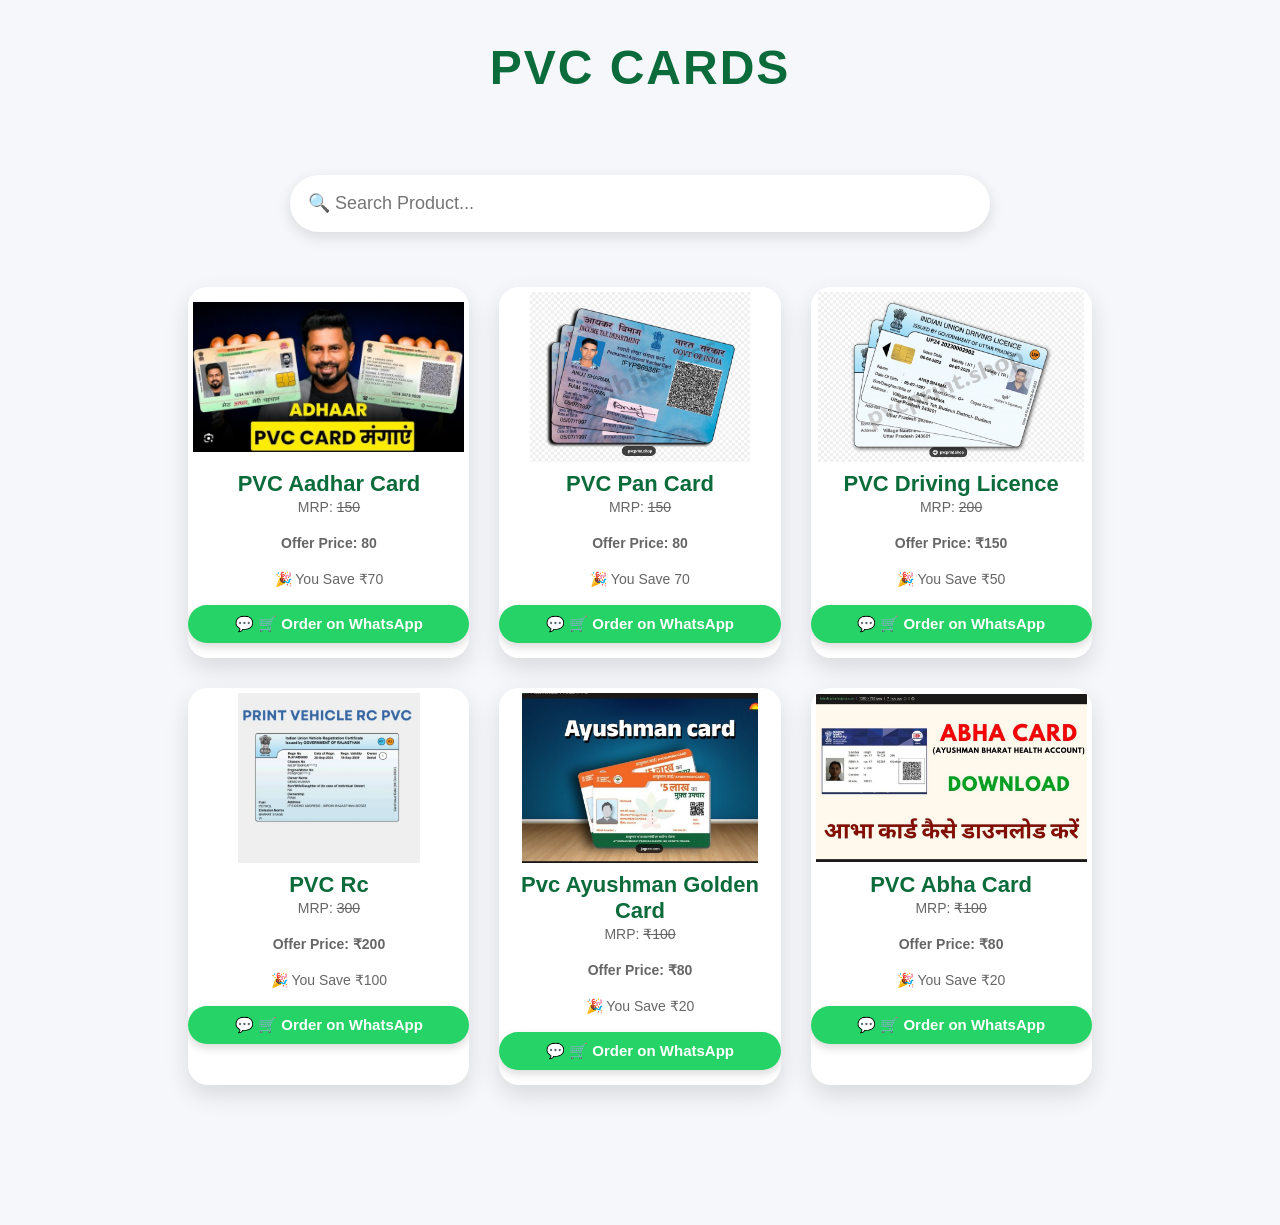
<file: PVC Cards.html>
<!DOCTYPE html>
<html>
<head>
<meta charset="UTF-8">
<title>Note Books</title>
<link rel="stylesheet" href="css/style.css">
</head>

<body>

<header>
    <h2 class="page-title">PVC CARDS</h2>
</header>

<div class="search-box">
    <input type="text"
           id="searchInput"
           placeholder="🔍 Search Product..."
           onkeyup="searchProducts()">
</div>

<section class="categories">

<section class="categories">

<div class="card">
    <img src="images/Pvc Aadhar Card.jpg" alt="PVC Card">

   <h4 style="color: rgb(255, 255, 255);">PVC Aadhar Card</h4>

    <p class="mrp">MRP: <del>150</del></p>
    

    <p class="offer"><B>Offer Price: 80</b></p>

    <p class="save">🎉 You Save ₹70</p>

    <a href="https://wa.me/919103551375?text=Hello, I want to order  PVC Aadhar Card "
       class="order-btn"
       target="_blank">
       🛒 Order on WhatsApp
    </a>
</div>

<div class="card">
    <img src="images/PVC Pan Card.jpg" alt="PVC Card">

   <h4 style="color: rgb(255, 255, 255);">PVC Pan Card</h4>

    <p class="mrp">MRP: <del>150
    </del></p>
    

    <p class="offer"><B>Offer Price: 80</b></p>

    <p class="save">🎉 You Save 70</p>

    <a href="https://wa.me/919103551375?text=Hello, I want to order  PVC Pan Card "
       class="order-btn"
       target="_blank">
       🛒 Order on WhatsApp
    </a>
</div>

<div class="card">
    <img src="images/PVC Driving Licence.jpg" alt="PVC Cards">

   <h4 style="color: rgb(255, 255, 255);">PVC Driving Licence</h4>

    <p class="mrp">MRP: <del>200</del></p>
    

    <p class="offer"><B>Offer Price: ₹150</b></p>

    <p class="save">🎉 You Save ₹50</p>

    <a href="https://wa.me/919103551375?text=Hello, I want to order  PVC Driving Licence "
       class="order-btn"
       target="_blank">
       🛒 Order on WhatsApp
    </a>
</div>

<div class="card">
    <img src="images/PVC Car Rc.jpg" alt="PVC Cards">

   <h4 style="color: rgb(255, 255, 255);">PVC Rc</h4>

    <p class="mrp">MRP: <del>300</del></p>
    

    <p class="offer"><B>Offer Price: ₹200</b></p>

    <p class="save">🎉 You Save ₹100</p>

    <a href="https://wa.me/919103551375?text=Hello, I want to order  PVC Rc "
       class="order-btn"
       target="_blank">
       🛒 Order on WhatsApp
    </a>
</div>

<div class="card">
    <img src="images/Pvc Golden Card.jpg" alt="PVC Cards">

   <h4 style="color: rgb(255, 255, 255);">Pvc Ayushman Golden Card</h4>

    <p class="mrp">MRP: <del>₹100</del></p>
    

    <p class="offer"><B>Offer Price: ₹80</b></p>

    <p class="save">🎉 You Save ₹20</p>

    <a href="https://wa.me/919103551375?text=Hello, I want to order  Pvc Ayushman Golden Card "
       class="order-btn"
       target="_blank">
       🛒 Order on WhatsApp
    </a>
</div>
<div class="card">
    <img src="images/PVC Abha Card.jpg" alt="PVC Cards">

   <h4 style="color: rgb(255, 255, 255);">PVC Abha Card</h4>

    <p class="mrp">MRP: <del>₹100</del></p>
    

    <p class="offer"><B>Offer Price: ₹80</b></p>

    <p class="save">🎉 You Save ₹20</p>

    <a href="https://wa.me/919103551375?text=Hello, I want to order  PVC Abha Card "
       class="order-btn"
       target="_blank">
       🛒 Order on WhatsApp
    </a>
</div>
<script src="js/script.js"></script>
</section>



</body>
</html>
</file>
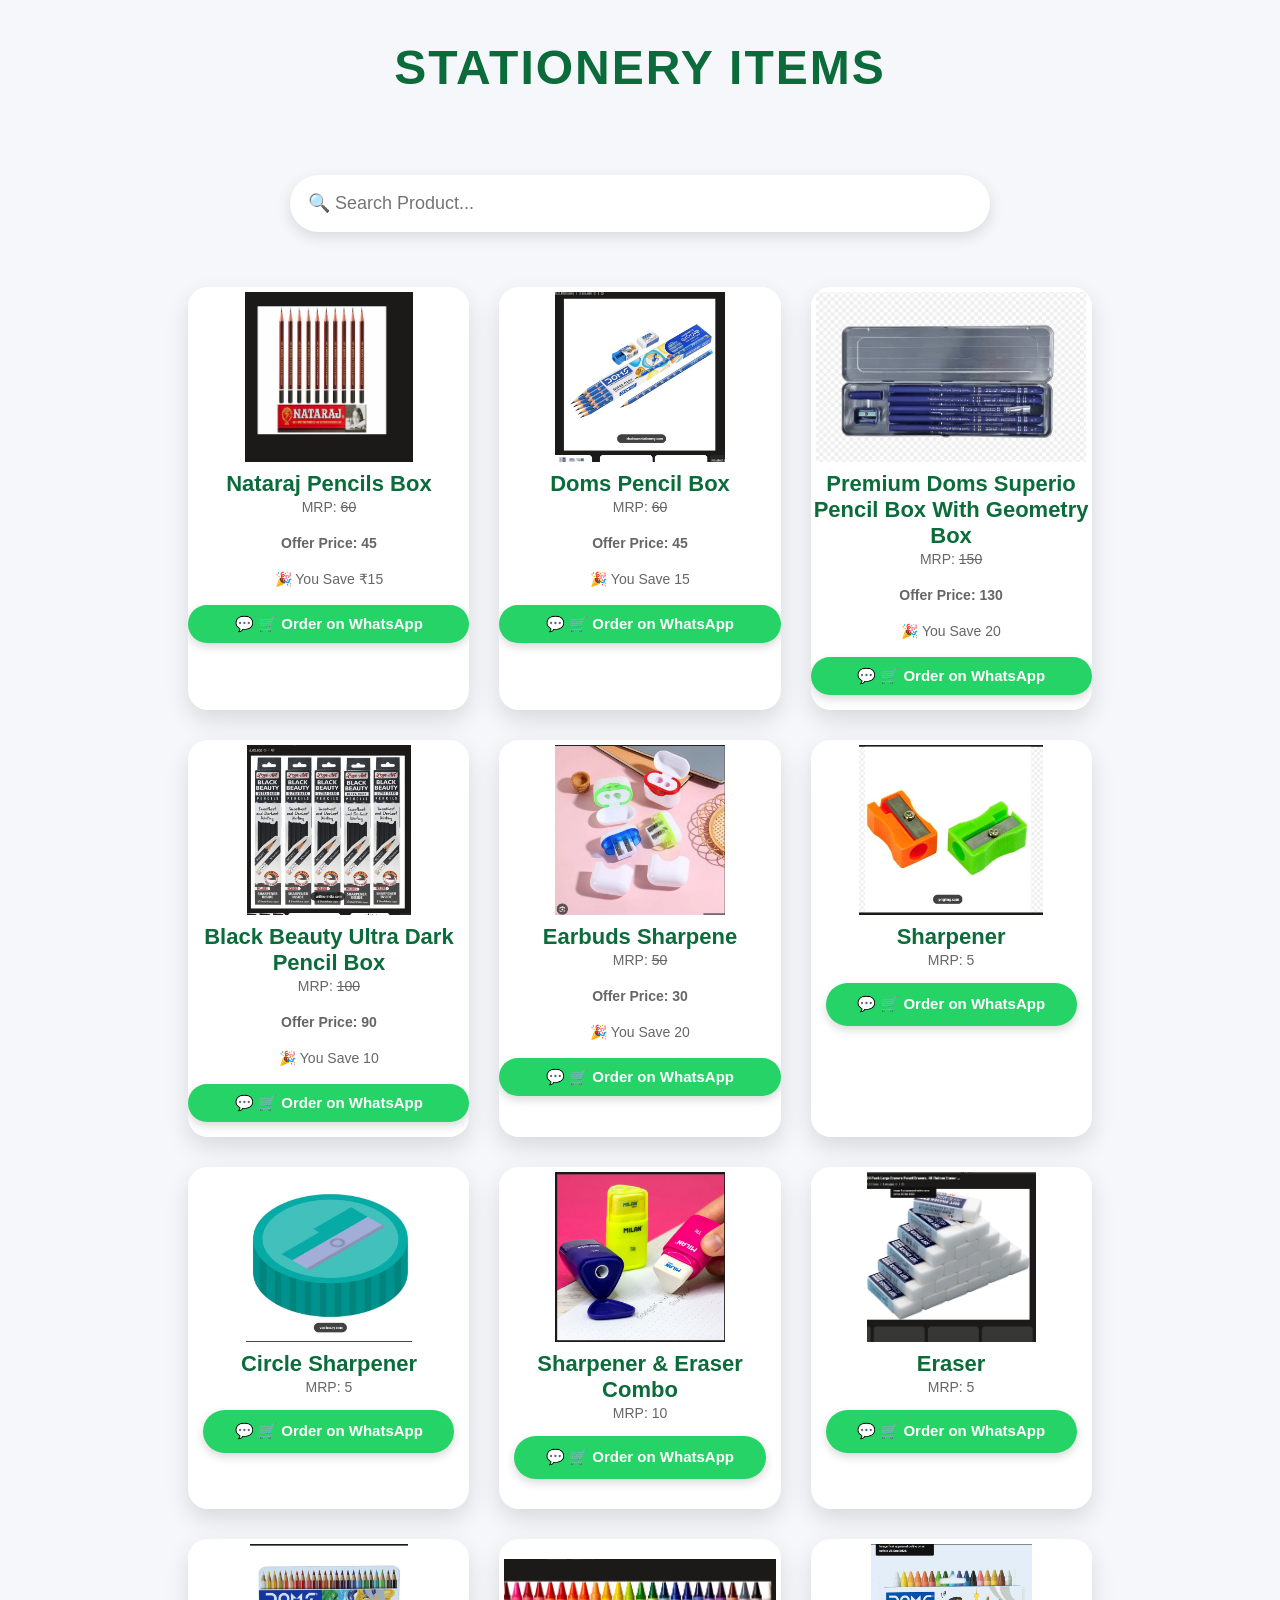
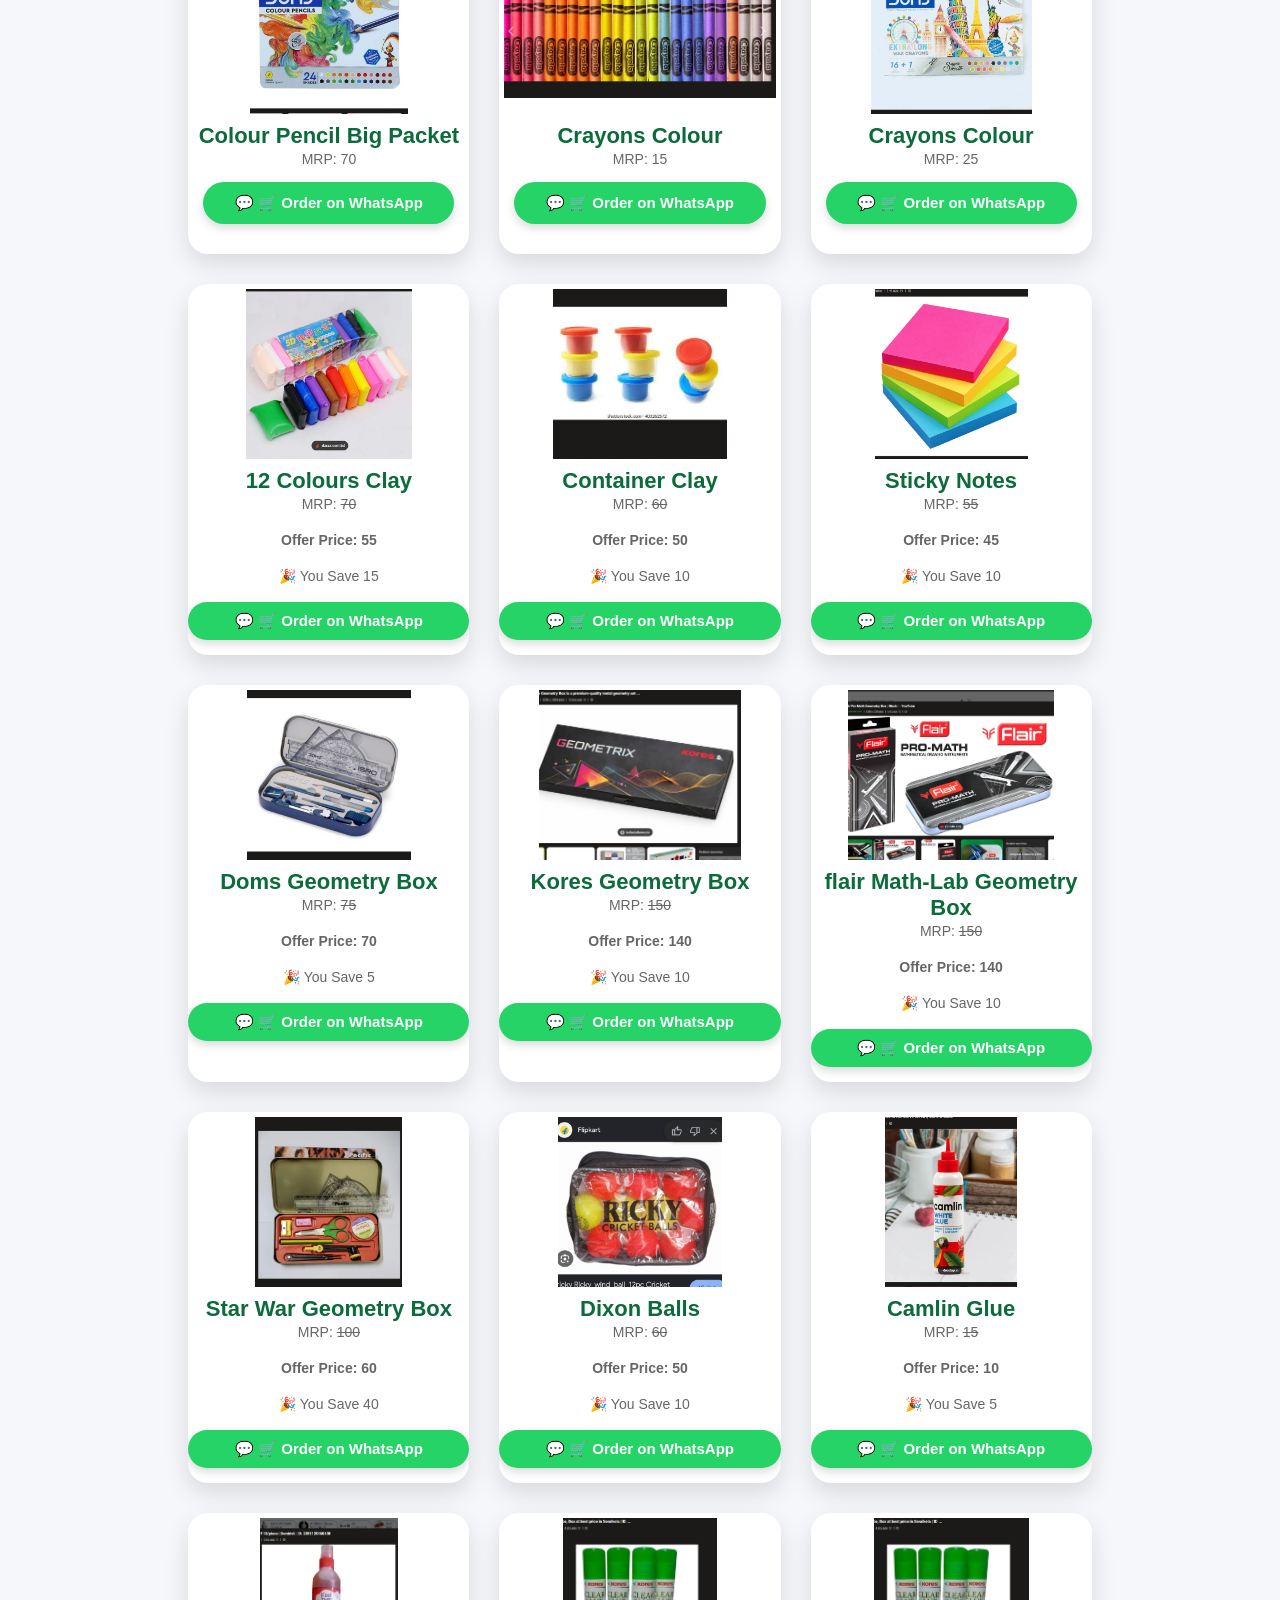
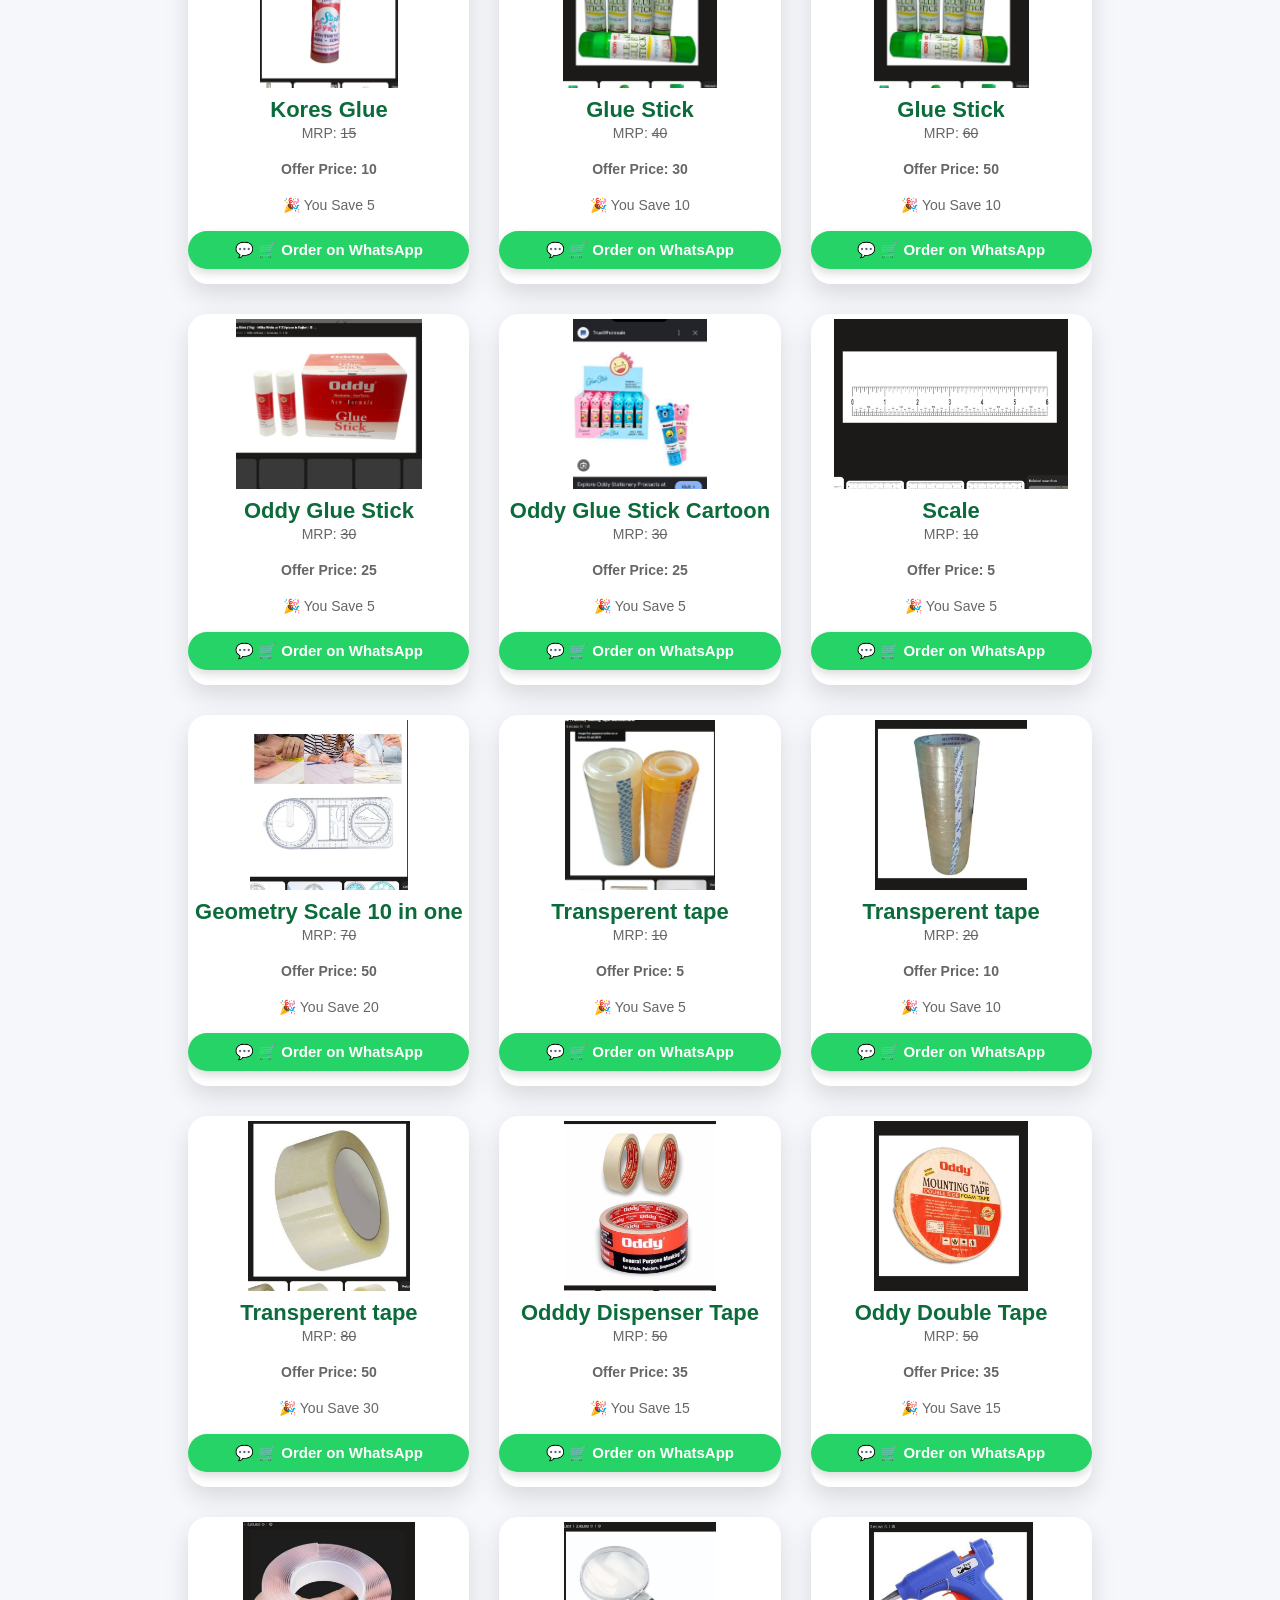
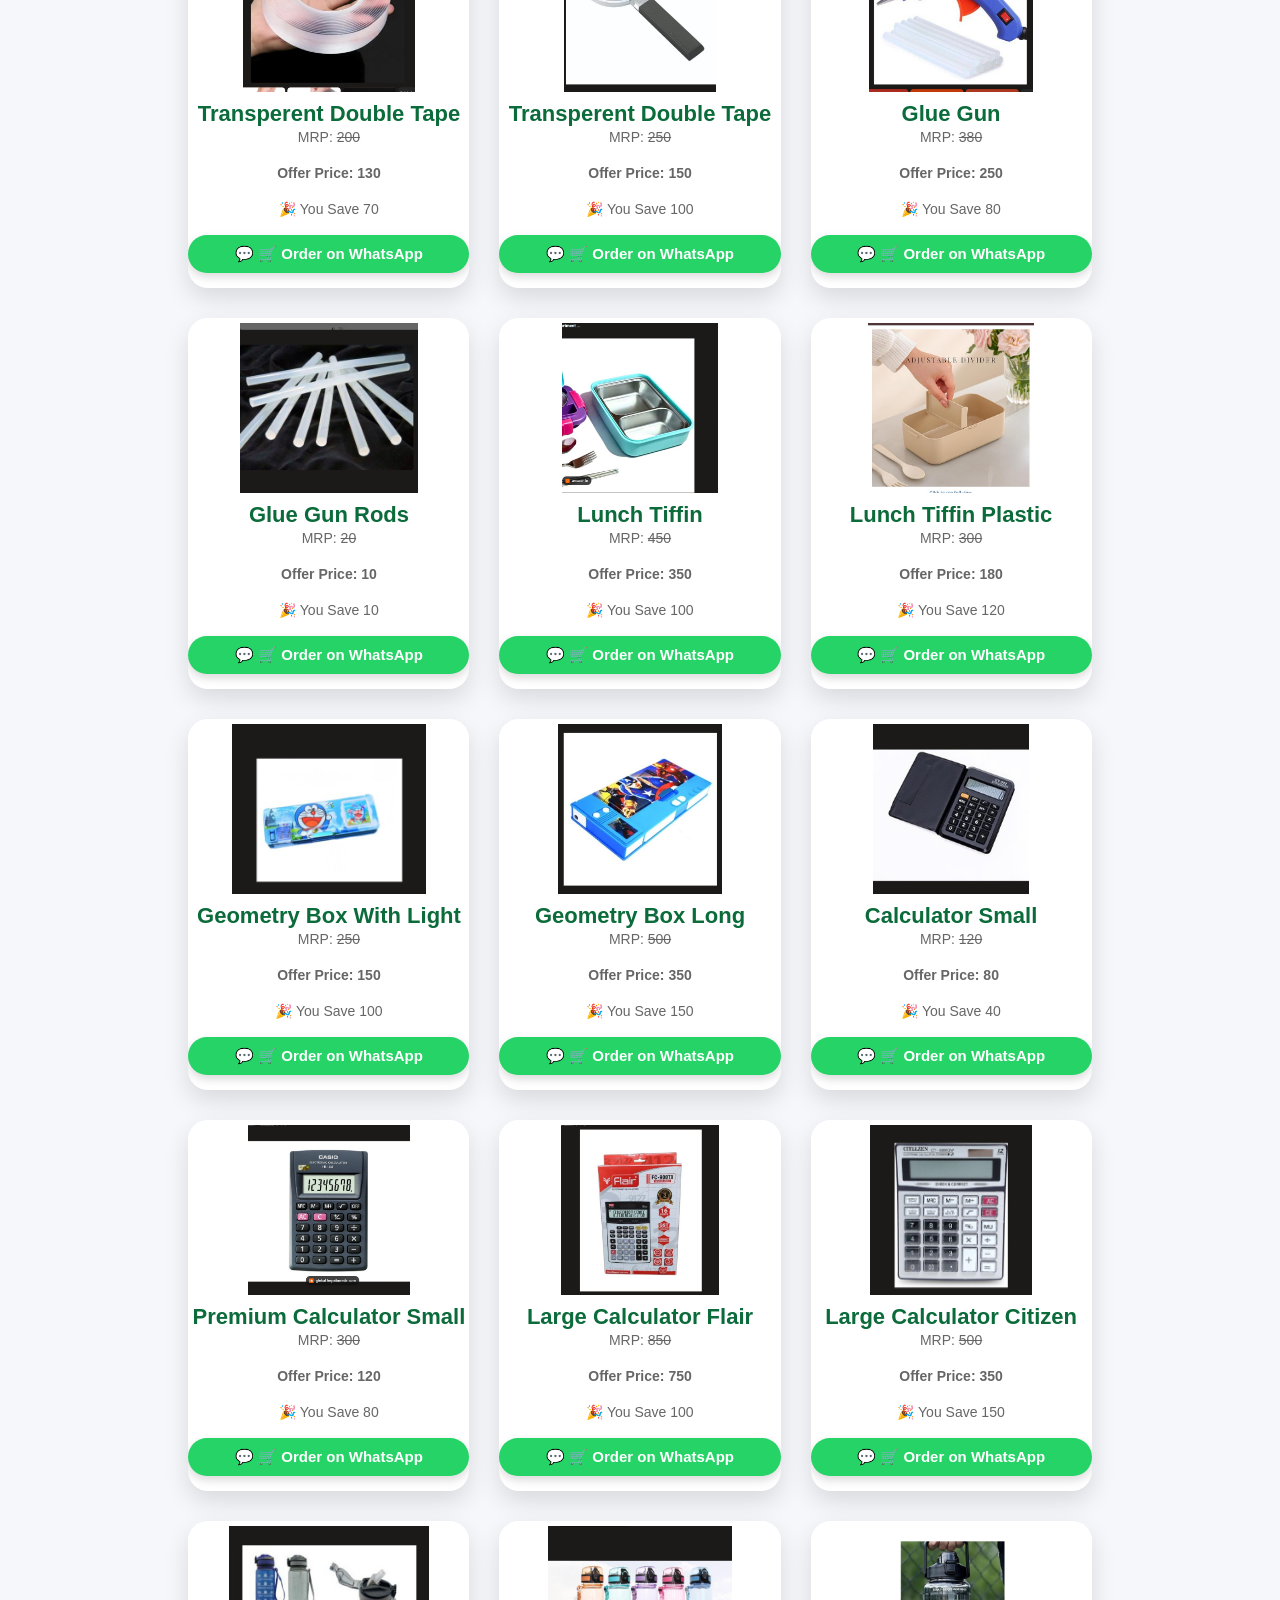
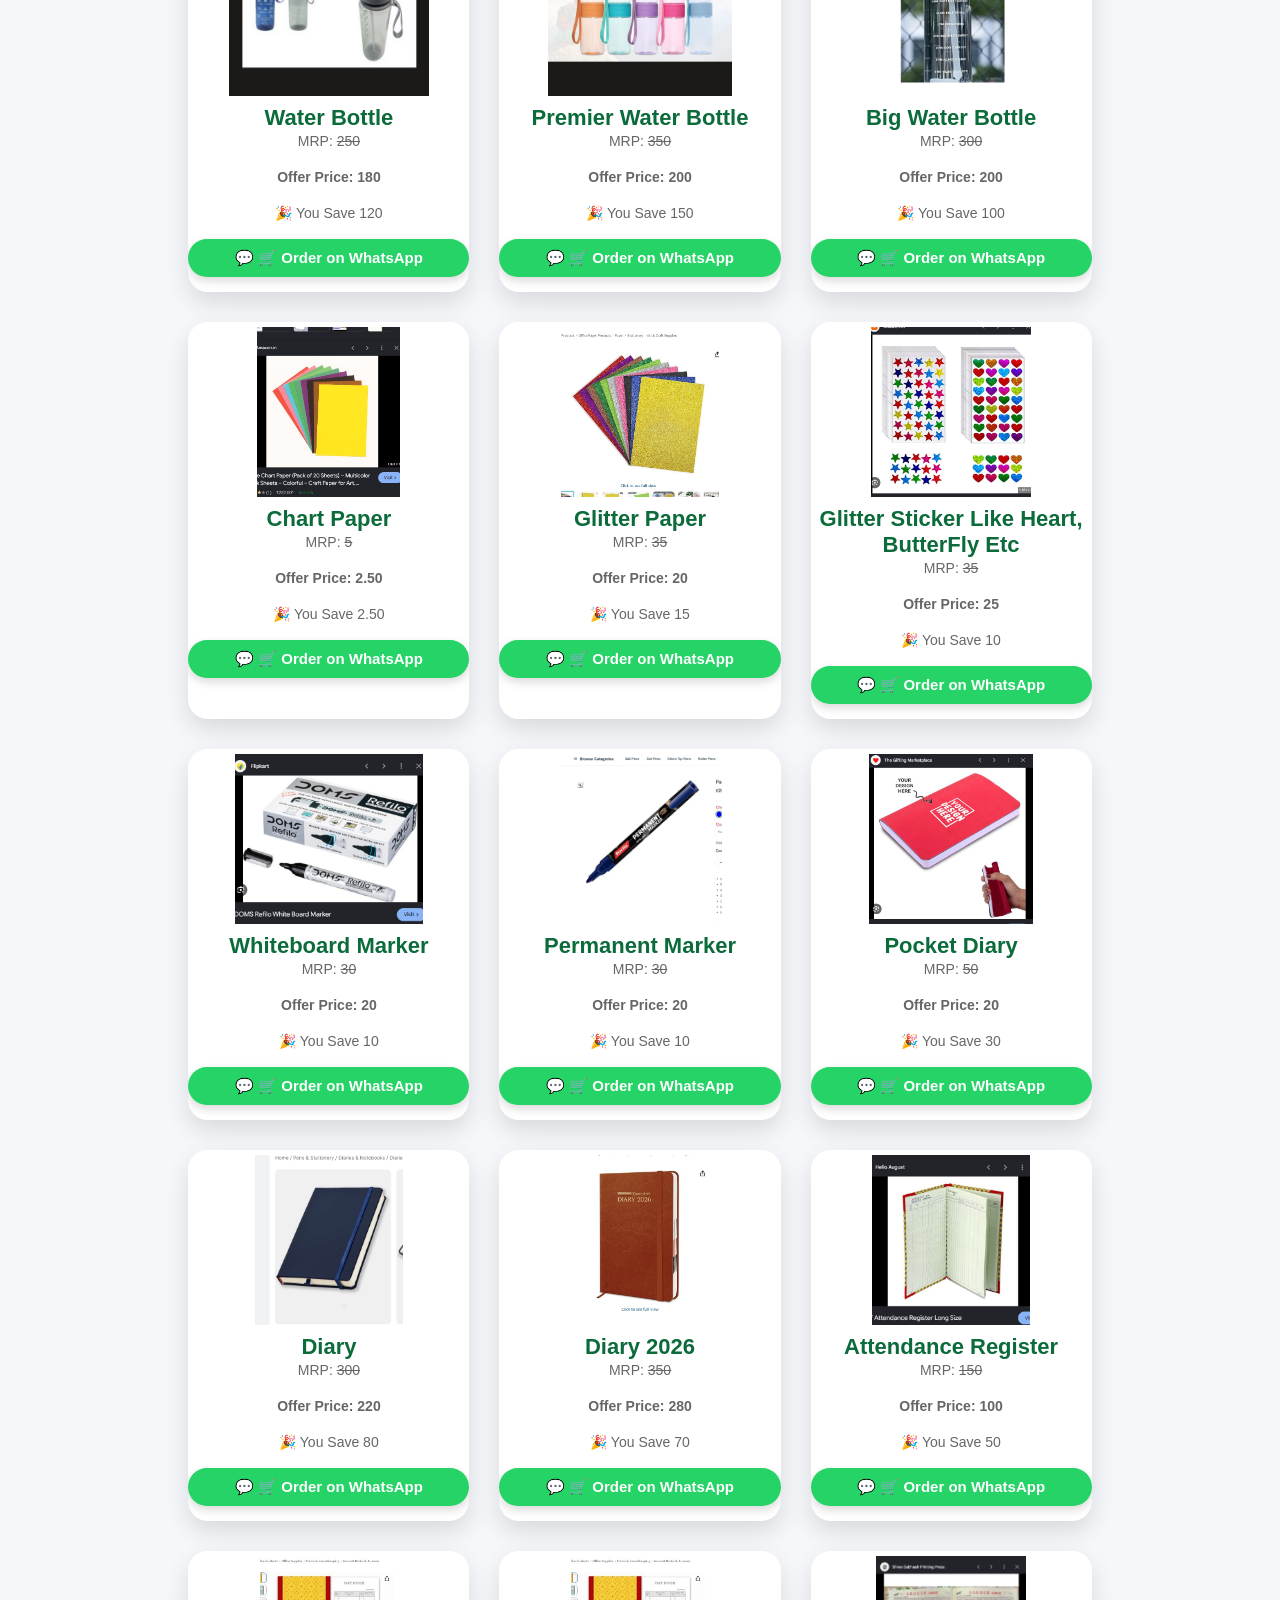
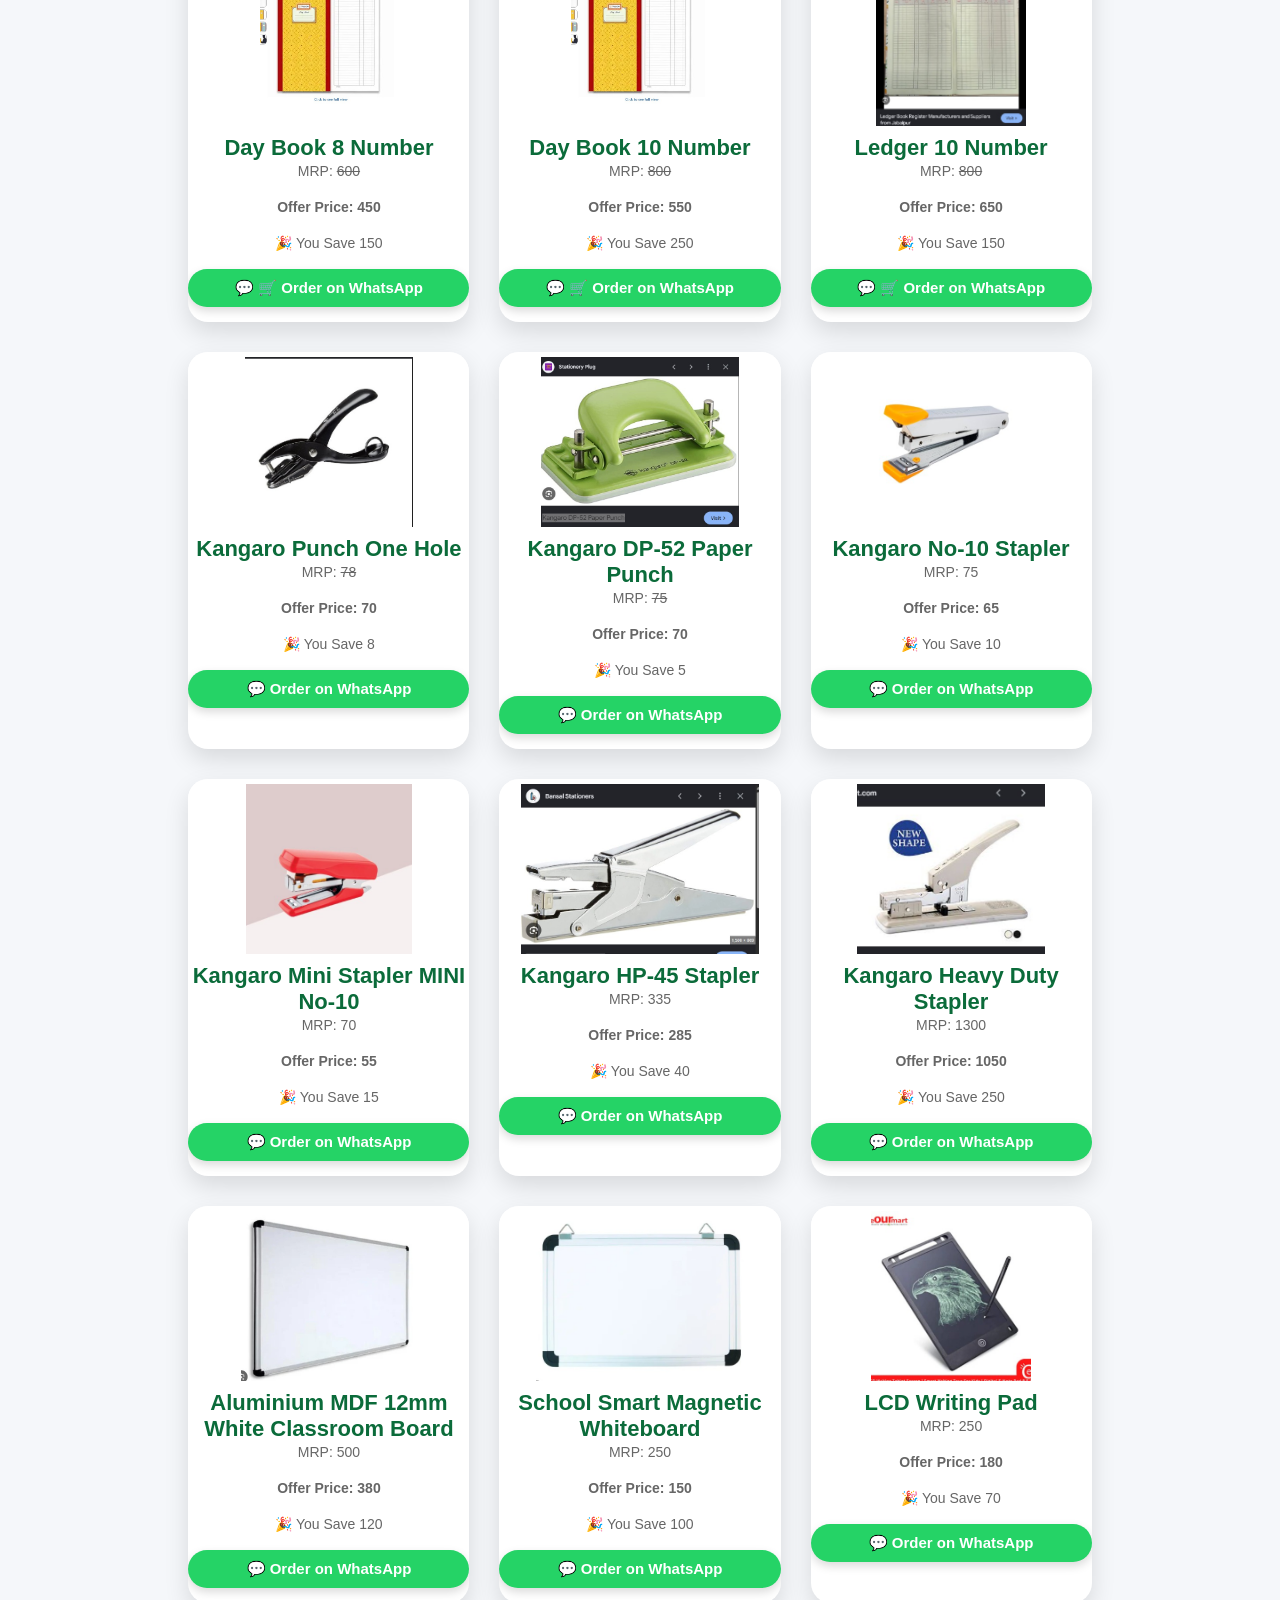
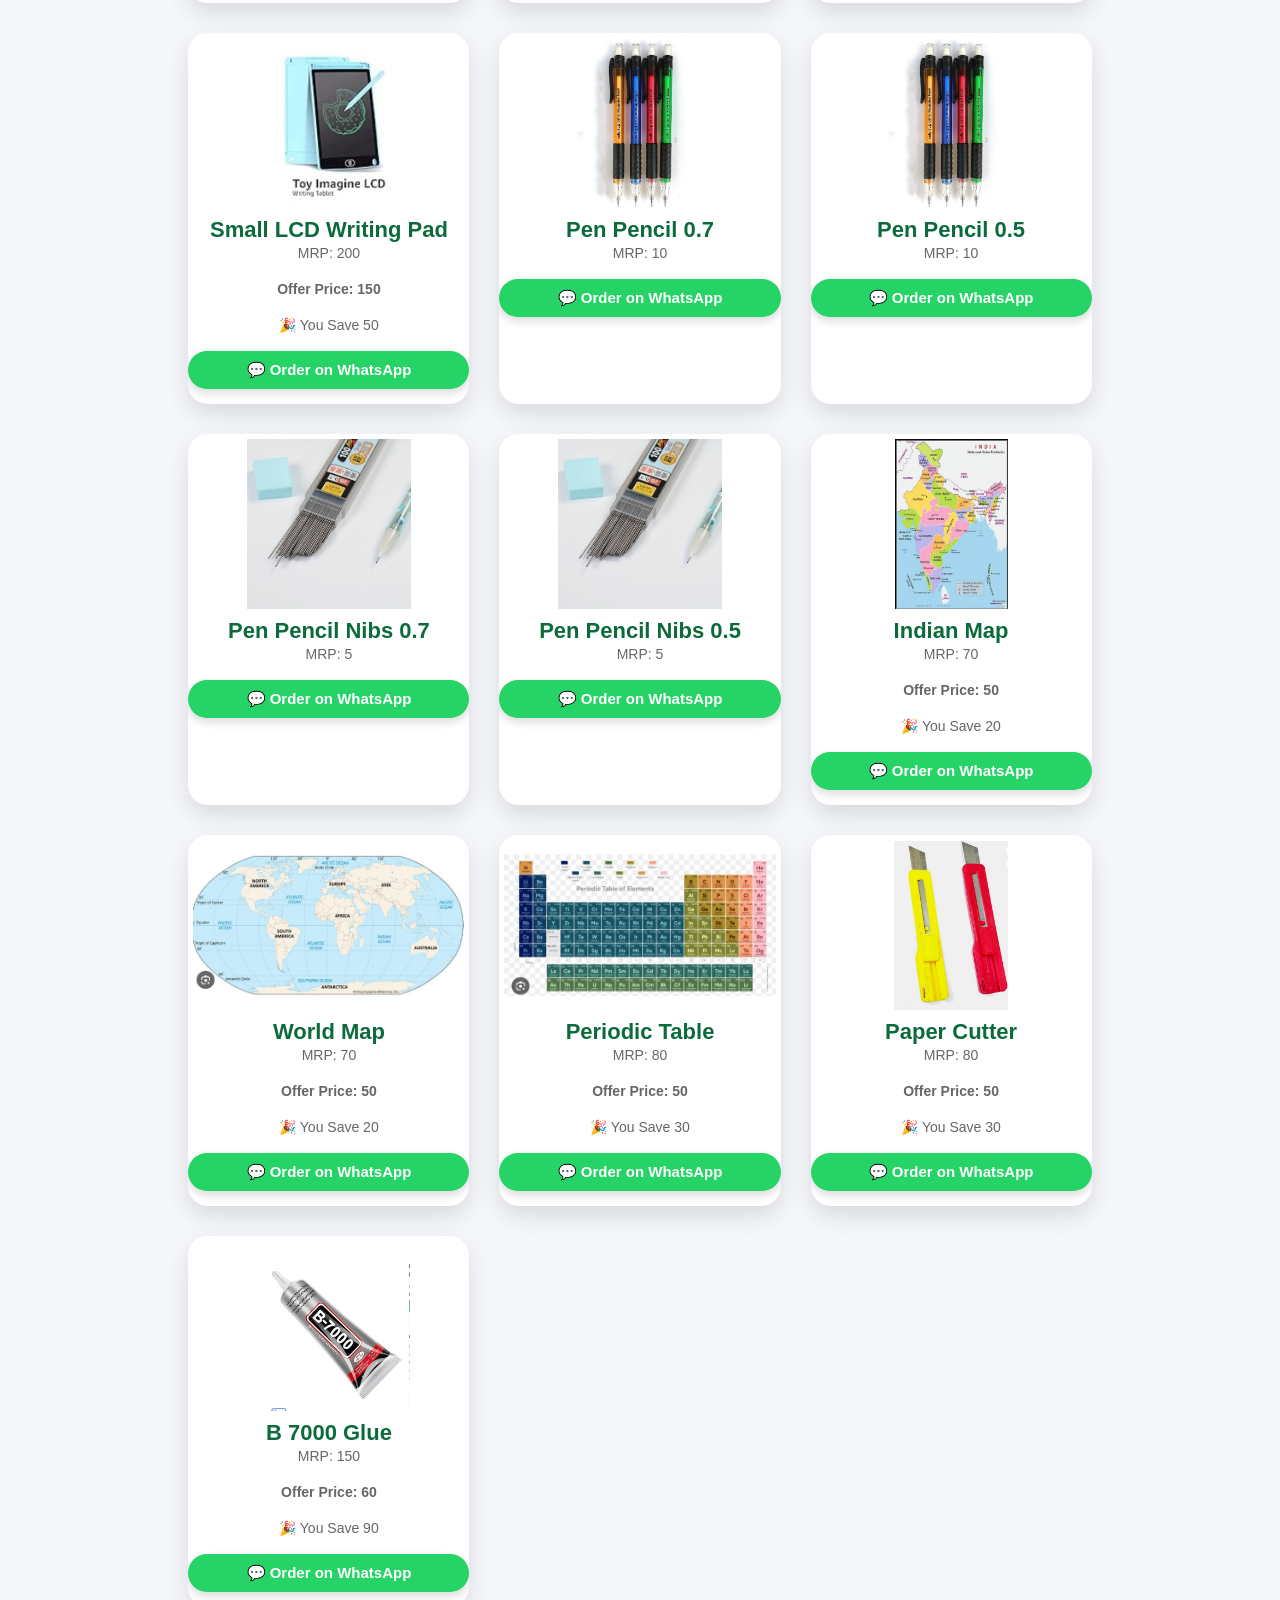
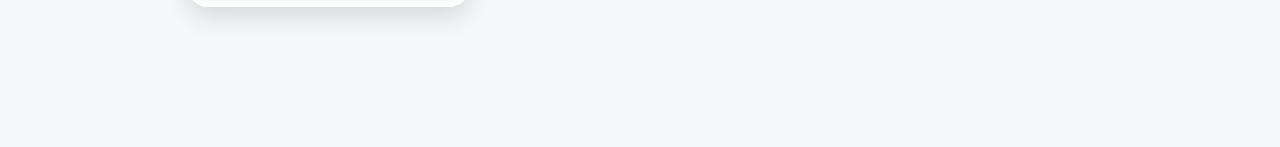
<file: Stationery Items.html>
<!DOCTYPE html>
<html>
<head>
<meta charset="UTF-8">
<title>Note Books</title>
<link rel="stylesheet" href="css/style.css">
</head>

<body>

<header>
    <h2 class="page-title">STATIONERY ITEMS</h2>
</header>

<div class="search-box">
    <input type="text"
           id="searchInput"
           placeholder="🔍 Search Product..."
           onkeyup="searchProducts()">
</div>

<section class="categories">

<section class="categories">

<div class="card">
    <img src="images/Natraj Pencils 1 Pocket.jpg" alt="Nataraj Pencils Box">

   <h4 style="color: rgb(255, 255, 255);">Nataraj Pencils Box</h4>

    <p class="mrp">MRP: <del>60</del></p>
    

    <p class="offer"><B>Offer Price: 45</b></p>

    <p class="save">🎉 You Save ₹15</p>

    <a href="https://wa.me/919103551375?text=Hello, I want to order Nataraj Pencils 1 Pocket "
       class="order-btn"
       target="_blank">
       🛒 Order on WhatsApp
    </a>
</div>

<div class="card">
    <img src="images/Doms Pencil Pocklet.jpg" alt="Doms Pencil Box">

   <h4 style="color: rgb(255, 255, 255);">Doms Pencil Box</h4>

    <p class="mrp">MRP: <del>60
    </del></p>


    <p class="offer"><B>Offer Price: 45</b></p>

    <p class="save">🎉 You Save 15</p>

    <a href="https://wa.me/919103551375?text=Hello, I want to order  Doms Pencil Box "
       class="order-btn"
       target="_blank">
       🛒 Order on WhatsApp
    </a>
</div>

<div class="card">
    <img src="images/Doms Superio Pencil Box With Geometry Box.jpg" alt="Premium Doms Superio Pencil Box With Geometry Box">

   <h4 style="color: rgb(255, 255, 255);">Premium Doms Superio Pencil Box With Geometry Box</h4>

    <p class="mrp">MRP: <del>150
    </del></p>


    <p class="offer"><B>Offer Price: 130</b></p>

    <p class="save">🎉 You Save 20</p>

    <a href="https://wa.me/919103551375?text=Hello, I want to order  Premium Doms Superio Pencil Box With Geometry Box "
       class="order-btn"
       target="_blank">
       🛒 Order on WhatsApp
    </a>
</div>
<div class="card">
    <img src="images/Black Beauty Ultra Dark Pencil Box.jpg" alt="Black Beauty Ultra Dark Pencil Box">

   <h4 style="color: rgb(255, 255, 255);">Black Beauty Ultra Dark Pencil Box</h4>

    <p class="mrp">MRP: <del>100
    </del></p>


    <p class="offer"><B>Offer Price: 90</b></p>

    <p class="save">🎉 You Save 10</p>

    <a href="https://wa.me/919103551375?text=Hello, I want to order  Black Beauty Ultra Dark Pencil Box "
       class="order-btn"
       target="_blank">
       🛒 Order on WhatsApp
    </a>
</div>


<div class="card">
    <img src="images/Earbuds Sharpener.jpg" alt="Earbuds Sharpene">

   <h4 style="color: rgb(255, 255, 255);">Earbuds Sharpene</h4>

    <p class="mrp">MRP: <del>50
    </del></p>


    <p class="offer"><B>Offer Price: 30</b></p>

    <p class="save">🎉 You Save 20</p>

    <a href="https://wa.me/919103551375?text=Hello, I want to order  Earbuds Sharpener "
       class="order-btn"
       target="_blank">
       🛒 Order on WhatsApp
    </a>
</div>
<div class="card">
    <img src="images/Sharpener.jpg" alt="Stationery Items">

   <h4 style="color: rgb(255, 255, 255);">Sharpener</h4>

    <p class="mrp">MRP: 5


    <a href="https://wa.me/919103551375?text=Hello, I want to order  Sharpener "
       class="order-btn"
       target="_blank">
       🛒 Order on WhatsApp
    </a>
</div>
<div class="card">
    <img src="images/Circle Sharpener.jpg" alt="Stationery Items">

   <h4 style="color: rgb(255, 255, 255);">Circle Sharpener</h4>

    <p class="mrp">MRP: 5


    <a href="https://wa.me/919103551375?text=Hello, I want to order  Circle Sharpener "
       class="order-btn"
       target="_blank">
       🛒 Order on WhatsApp
    </a>
</div>
<div class="card">
    <img src="images/Sharpener & Eraser Combo.jpg" alt="Sharpener & Eraser Combo">

   <h4 style="color: rgb(255, 255, 255);">Sharpener & Eraser Combo</h4>

    <p class="mrp">MRP: 10


    <a href="https://wa.me/919103551375?text=Hello, I want to order  Sharpener & Eraser Combo "
       class="order-btn"
       target="_blank">
       🛒 Order on WhatsApp
    </a>
</div>
<div class="card">
    <img src="images/Eraser.jpg" alt="Eraser">

   <h4 style="color: rgb(255, 255, 255);">Eraser</h4>

    <p class="mrp">MRP: 5


    <a href="https://wa.me/919103551375?text=Hello, I want to order Eraser "
       class="order-btn"
       target="_blank">
       🛒 Order on WhatsApp
    </a>
</div>
<div class="card">
    <img src="images/Colour Pencil 70.jpg" alt="colour Pencil">

   <h4 style="color: rgb(255, 255, 255);">Colour Pencil Big Packet</h4>

    <p class="mrp">MRP: 70


    <a href="https://wa.me/919103551375?text=Hello, I want to order Colour Pencil Big Packet "
       class="order-btn"
       target="_blank">
       🛒 Order on WhatsApp
    </a>
</div>

<div class="card">
    <img src="images/Crayons Colour.jpg" alt="colour Pencil">

   <h4 style="color: rgb(255, 255, 255);">Crayons Colour</h4>

    <p class="mrp">MRP: 15


    <a href="https://wa.me/919103551375?text=Hello, I want to order Colour Crayons Colour @15"
       class="order-btn"
       target="_blank">
       🛒 Order on WhatsApp
    </a>
</div>

<div class="card">
    <img src="images/Long Crayons Colour.jpg" alt="Long Crayons Colour">

   <h4 style="color: rgb(255, 255, 255);">Crayons Colour</h4>

    <p class="mrp">MRP: 25


    <a href="https://wa.me/919103551375?text=Hello, I want to order Colour Long Crayons Colour @25"
       class="order-btn"
       target="_blank">
       🛒 Order on WhatsApp
    </a>
</div>

<div class="card">
    <img src="images/12 Colours Clay.jpg" alt="12 Colours Clay">

   <h4 style="color: rgb(255, 255, 255);">12 Colours Clay</h4>

    <p class="mrp">MRP: <del>70
    </del></p>


    <p class="offer"><B>Offer Price: 55</b></p>

    <p class="save">🎉 You Save 15</p>

    <a href="https://wa.me/919103551375?text=Hello, I want to order  12 Colours Clay "
       class="order-btn"
       target="_blank">
       🛒 Order on WhatsApp
    </a>
</div>

<div class="card">
    <img src="images/Container Clay.jpg" alt="Container Clay">

   <h4 style="color: rgb(255, 255, 255);">Container Clay</h4>

    <p class="mrp">MRP: <del>60
    </del></p>


    <p class="offer"><B>Offer Price: 50</b></p>

    <p class="save">🎉 You Save 10</p>

    <a href="https://wa.me/919103551375?text=Hello, I want to order  Container Clay "
       class="order-btn"
       target="_blank">
       🛒 Order on WhatsApp
    </a>
</div>

<div class="card">
    <img src="images/Sticky Notes.jpg" alt="Sticky Notes">

   <h4 style="color: rgb(255, 255, 255);">Sticky Notes</h4>

    <p class="mrp">MRP: <del>55
    </del></p>


    <p class="offer"><B>Offer Price: 45</b></p>

    <p class="save">🎉 You Save 10</p>

    <a href="https://wa.me/919103551375?text=Hello, I want to order  Sticky Notes "
       class="order-btn"
       target="_blank">
       🛒 Order on WhatsApp
    </a>
</div>
<div class="card">
    <img src="images/Doms Geometry Box.jpg" alt="Doms Geometry Box">

   <h4 style="color: rgb(255, 255, 255);">Doms Geometry Box</h4>

    <p class="mrp">MRP: <del> 75
    </del></p>


    <p class="offer"><B>Offer Price: 70</b></p>

    <p class="save">🎉 You Save 5</p>

    <a href="https://wa.me/919103551375?text=Hello, I want to order Doms Geometry Box "
       class="order-btn"
       target="_blank">
       🛒 Order on WhatsApp
    </a>
</div>
</div>
<div class="card">
    <img src="images/Kores Geometry Box.jpg" alt="Kores Geometry Box">

   <h4 style="color: rgb(255, 255, 255);">Kores Geometry Box</h4>

    <p class="mrp">MRP: <del> 150
    </del></p>


    <p class="offer"><B>Offer Price: 140</b></p>

    <p class="save">🎉 You Save 10</p>

    <a href="https://wa.me/919103551375?text=Hello, I want to order Kores Geometry Box "
       class="order-btn"
       target="_blank">
       🛒 Order on WhatsApp
    </a>
</div>
<div class="card">
    <img src="images/flair Math-Lab Geometry Box.jpg" alt="flair Math-Lab Geometry Box">

   <h4 style="color: rgb(255, 255, 255);">flair Math-Lab Geometry Box</h4>

    <p class="mrp">MRP: <del> 150
    </del></p>


    <p class="offer"><B>Offer Price: 140</b></p>

    <p class="save">🎉 You Save 10</p>

    <a href="https://wa.me/919103551375?text=Hello, I want to order flair Math-Lab Geometry Box "
       class="order-btn"
       target="_blank">
       🛒 Order on WhatsApp
    </a>
</div>
<div class="card">
    <img src="images/Star War Geometry Box.jpg" alt="Star War Geometry Box">

   <h4 style="color: rgb(255, 255, 255);">Star War Geometry Box</h4>

    <p class="mrp">MRP: <del> 100
    </del></p>


    <p class="offer"><B>Offer Price: 60</b></p>

    <p class="save">🎉 You Save 40</p>

    <a href="https://wa.me/919103551375?text=Hello, I want to order Star War Geometry Box "
       class="order-btn"
       target="_blank">
       🛒 Order on WhatsApp
    </a>
</div>

<div class="card">
    <img src="images/Dixon Balls.jpeg" alt="Dixon Balls">

   <h4 style="color: rgb(255, 255, 255);">Dixon Balls</h4>

    <p class="mrp">MRP: <del> 60
    </del></p>


    <p class="offer"><B>Offer Price: 50</b></p>

    <p class="save">🎉 You Save 10</p>

    <a href="https://wa.me/919103551375?text=Hello, I want to order Dixon Balls "
       class="order-btn"
       target="_blank">
       🛒 Order on WhatsApp
    </a>
</div>

<div class="card">
    <img src="images/Camlin Glue.jpg" alt="Camlin Glue">

   <h4 style="color: rgb(255, 255, 255);">Camlin Glue</h4>

    <p class="mrp">MRP: <del> 15
    </del></p>


    <p class="offer"><B>Offer Price: 10</b></p>

    <p class="save">🎉 You Save 5</p>

    <a href="https://wa.me/919103551375?text=Hello, I want to order Camlin Glue "
       class="order-btn"
       target="_blank">
       🛒 Order on WhatsApp
    </a>
</div>

<div class="card">
    <img src="images/Kores Glue.jpg" alt="Kores Glue">

   <h4 style="color: rgb(255, 255, 255);">Kores Glue</h4>

    <p class="mrp">MRP: <del> 15
    </del></p>


    <p class="offer"><B>Offer Price: 10</b></p>

    <p class="save">🎉 You Save 5</p>

    <a href="https://wa.me/919103551375?text=Hello, I want to order Kores Glue "
       class="order-btn"
       target="_blank">
       🛒 Order on WhatsApp
    </a>
</div>

<div class="card">
    <img src="images/Glue Stick.jpg" alt="Glue Stick">

   <h4 style="color: rgb(255, 255, 255);">Glue Stick</h4>

    <p class="mrp">MRP: <del> 40
    </del></p>


    <p class="offer"><B>Offer Price: 30</b></p>

    <p class="save">🎉 You Save 10</p>

    <a href="https://wa.me/919103551375?text=Hello, I want to order Glue Stick "
       class="order-btn"
       target="_blank">
       🛒 Order on WhatsApp
    </a>
</div>
<div class="card">
    <img src="images/Glue Stick.jpg" alt="Glue Stick">

   <h4 style="color: rgb(255, 255, 255);">Glue Stick</h4>

    <p class="mrp">MRP: <del> 60
    </del></p>


    <p class="offer"><B>Offer Price: 50</b></p>

    <p class="save">🎉 You Save 10</p>

    <a href="https://wa.me/919103551375?text=Hello, I want to order Glue Stick "
       class="order-btn"
       target="_blank">
       🛒 Order on WhatsApp
    </a>
</div>

<div class="card">
    <img src="images/Oddy Glue Stick.jpg" alt="Glue Stick">

   <h4 style="color: rgb(255, 255, 255);">Oddy Glue Stick</h4>

    <p class="mrp">MRP: <del> 30
    </del></p>


    <p class="offer"><B>Offer Price: 25</b></p>

    <p class="save">🎉 You Save 5</p>

    <a href="https://wa.me/919103551375?text=Hello, I want to order Oddy Glue Stick "
       class="order-btn"
       target="_blank">
       🛒 Order on WhatsApp
    </a>
</div>

<div class="card">
    <img src="images/Oddy Glue Stick Cartoon.jpeg" alt="Glue Stick">

    <h4 style="color: rgb(255, 255, 255);">Oddy Glue Stick Cartoon</h4>

    <p class="mrp">MRP: <del> 30
    </del></p>


    <p class="offer"><B>Offer Price: 25</b></p>

    <p class="save">🎉 You Save 5</p>

    <a href="https://wa.me/919103551375?text=Hello, I want to order Oddy Glue Stick Cartoon "
       class="order-btn"
       target="_blank">
       🛒 Order on WhatsApp
    </a>
</div>

<div class="card">
    <img src="images/scale.jpg" alt="Scale">

    <h4 style="color: rgb(255, 255, 255);">Scale</h4>

    <p class="mrp">MRP: <del> 10
    </del></p>


    <p class="offer"><B>Offer Price: 5</b></p>

    <p class="save">🎉 You Save 5</p>

    <a href="https://wa.me/919103551375?text=Hello, I want to order scale "
       class="order-btn"
       target="_blank">
       🛒 Order on WhatsApp
    </a>
</div>

<div class="card">
    <img src="images/Geometry Scale 5 in one.jpg" alt="Geometry Scale 10 in one">

    <h4 style="color: rgb(255, 255, 255);">Geometry Scale 10 in one</h4>

    <p class="mrp">MRP: <del> 70
    </del></p>


    <p class="offer"><B>Offer Price: 50</b></p>

    <p class="save">🎉 You Save 20</p>

    <a href="https://wa.me/919103551375?text=Hello, I want to order Geometry Scale 10 in one "
       class="order-btn"
       target="_blank">
       🛒 Order on WhatsApp
    </a>
</div>
<div class="card">
    <img src="images/transperent tape.jpg" alt="Transperent tape">

    <h4 style="color: rgb(255, 255, 255);">Transperent tape</h4>

    <p class="mrp">MRP: <del> 10
    </del></p>


    <p class="offer"><B>Offer Price: 5</b></p>

    <p class="save">🎉 You Save 5</p>

    <a href="https://wa.me/919103551375?text=Hello, I want to order transperent tape @10/5 "
       class="order-btn"
       target="_blank">
       🛒 Order on WhatsApp
    </a>
</div>

<div class="card">
    <img src="images/transperent tape20.jpg" alt="Transperent tape">

    <h4 style="color: rgb(255, 255, 255);">Transperent tape</h4>

    <p class="mrp">MRP: <del> 20
    </del></p>


    <p class="offer"><B>Offer Price: 10</b></p>

    <p class="save">🎉 You Save 10</p>

    <a href="https://wa.me/919103551375?text=Hello, I want to order transperent tape @20/10 "
       class="order-btn"
       target="_blank">
       🛒 Order on WhatsApp
    </a>
</div>
<div class="card">
    <img src="images/Transperent tape Big.jpg" alt="Transperent tape Big">

    <h4 style="color: rgb(255, 255, 255);">Transperent tape</h4>

    <p class="mrp">MRP: <del> 80
    </del></p>


    <p class="offer"><B>Offer Price: 50</b></p>

    <p class="save">🎉 You Save 30</p>

    <a href="https://wa.me/919103551375?text=Hello, I want to order Transperent tape Big "
       class="order-btn"
       target="_blank">
       🛒 Order on WhatsApp
    </a>
</div>
<div class="card">
    <img src="images/odddy Spench Tape.jpg" alt="Odddy Dispenser Tape">

    <h4 style="color: rgb(255, 255, 255);">Odddy Dispenser Tape</h4>

    <p class="mrp">MRP: <del> 50
    </del></p>


    <p class="offer"><B>Offer Price: 35</b></p>

    <p class="save">🎉 You Save 15</p>

    <a href="https://wa.me/919103551375?text=Hello, I want to order odddy Dispenser Tape "
       class="order-btn"
       target="_blank">
       🛒 Order on WhatsApp
    </a>
</div>
<div class="card">
    <img src="images/Oddy Double Tape.jpg" alt="Oddy Double Tape">

    <h4 style="color: rgb(255, 255, 255);">Oddy Double Tape</h4>

    <p class="mrp">MRP: <del> 50
    </del></p>


    <p class="offer"><B>Offer Price: 35</b></p>

    <p class="save">🎉 You Save 15</p>

    <a href="https://wa.me/919103551375?text=Hello, I want to order Oddy Double Tape "
       class="order-btn"
       target="_blank">
       🛒 Order on WhatsApp
    </a>
</div>
<div class="card">
    <img src="images/Transperent Double Tape.jpg" alt="Transperent Double Tape">

    <h4 style="color: rgb(255, 255, 255);">Transperent Double Tape</h4>

    <p class="mrp">MRP: <del> 200
    </del></p>


    <p class="offer"><B>Offer Price: 130</b></p>

    <p class="save">🎉 You Save 70</p>

    <a href="https://wa.me/919103551375?text=Hello, I want to order Transperent Double Tape "
       class="order-btn"
       target="_blank">
       🛒 Order on WhatsApp
    </a>
</div>
<div class="card">
    <img src="images/Mignifying Glass.jpg" alt="Mignifying Glass">

    <h4 style="color: rgb(255, 255, 255);">Transperent Double Tape</h4>

    <p class="mrp">MRP: <del> 250
    </del></p>


    <p class="offer"><B>Offer Price: 150</b></p>

    <p class="save">🎉 You Save 100</p>

    <a href="https://wa.me/919103551375?text=Hello, I want to order Mignifying Glass"
       class="order-btn"
       target="_blank">
       🛒 Order on WhatsApp
    </a>
</div>
<div class="card">
    <img src="images/Glue Gun.jpg" alt="Glue Gun">

    <h4 style="color: rgb(255, 255, 255);">Glue Gun</h4>

    <p class="mrp">MRP: <del>380</del></p>

    <p class="offer"><b>Offer Price: 250</b></p>

    <p class="save">🎉 You Save 80</p>

    <a href="https://wa.me/919103551375?text=Hello, I want to order Glue Gun"
       class="order-btn"
       target="_blank">
       🛒 Order on WhatsApp
    </a>
</div>
<div class="card">
    <img src="images/Glue Gun Rods.jpg" alt="Glue Gun Rods">

    <h4 style="color: rgb(255, 255, 255);">Glue Gun Rods</h4>

    <p class="mrp">MRP: <del>20</del></p>

    <p class="offer"><b>Offer Price: 10</b></p>

    <p class="save">🎉 You Save 10</p>

    <a href="https://wa.me/919103551375?text=Hello, I want to order Glue Gun Rods"
       class="order-btn"
       target="_blank">
       🛒 Order on WhatsApp
    </a>
</div>
<div class="card">
    <img src="images/Lunch Tiffin.jpg" alt="Lunch Tiffin">

    <h4 style="color: rgb(255, 255, 255);">Lunch Tiffin</h4>

    <p class="mrp">MRP: <del>450</del></p>

    <p class="offer"><b>Offer Price: 350</b></p>

    <p class="save">🎉 You Save 100</p>

    <a href="https://wa.me/919103551375?text=Hello, I want to order Lunch Tiffin"
       class="order-btn"
       target="_blank">
       🛒 Order on WhatsApp
    </a>
</div>
<div class="card">
    <img src="images/Lunch Tiffin Plastic.jpg" alt="Lunch Tiffin Plastic">

    <h4 style="color: rgb(255, 255, 255);">Lunch Tiffin Plastic</h4>

    <p class="mrp">MRP: <del>300</del></p>

    <p class="offer"><b>Offer Price: 180</b></p>

    <p class="save">🎉 You Save 120</p>

    <a href="https://wa.me/919103551375?text=Hello, I want to order Lunch Tiffin Plastic"
       class="order-btn"
       target="_blank">
       🛒 Order on WhatsApp
    </a>
</div>
<div class="card">
    <img src="images/Geometry Box With Light.jpg" alt="Geometry Box With Light">

    <h4 style="color: rgb(255, 255, 255);">Geometry Box With Light</h4>

    <p class="mrp">MRP: <del>250</del></p>

    <p class="offer"><b>Offer Price: 150</b></p>

    <p class="save">🎉 You Save 100</p>

    <a href="https://wa.me/919103551375?text=Hello, I want to order Geometry Box With Light"
       class="order-btn"
       target="_blank">
       🛒 Order on WhatsApp
    </a>
</div>
<div class="card">
    <img src="images/Geometry Box Long.jpg" alt="Geometry Box Long">

    <h4 style="color: rgb(255, 255, 255);">Geometry Box Long</h4>

    <p class="mrp">MRP: <del>500</del></p>

    <p class="offer"><b>Offer Price: 350</b></p>

    <p class="save">🎉 You Save 150</p>

    <a href="https://wa.me/919103551375?text=Hello, I want to order Geometry Box Long"
       class="order-btn"
       target="_blank">
       🛒 Order on WhatsApp
    </a>
</div>
<div class="card">
    <img src="images/Calculator Small.jpg" alt="Calculator Small">

    <h4 style="color: rgb(255, 255, 255);">Calculator Small</h4>

    <p class="mrp">MRP: <del>120</del></p>

    <p class="offer"><b>Offer Price: 80</b></p>

    <p class="save">🎉 You Save 40</p>

    <a href="https://wa.me/919103551375?text=Hello, I want to order Calculator Small"
       class="order-btn"
       target="_blank">
       🛒 Order on WhatsApp
    </a>
</div>
<div class="card">
    <img src="images/Premium Calculator Small.jpg" alt="Premium Calculator Small">

    <h4 style="color: rgb(255, 255, 255);">Premium Calculator Small</h4>

    <p class="mrp">MRP: <del>300</del></p>

    <p class="offer"><b>Offer Price: 120</b></p>

    <p class="save">🎉 You Save 80</p>

    <a href="https://wa.me/919103551375?text=Hello, I want to order Premium Calculator Small"
       class="order-btn"
       target="_blank">
       🛒 Order on WhatsApp
    </a>
</div>
<div class="card">
    <img src="images/Large Calculator Flair.jpg" alt="Large Calculator Flair">

    <h4 style="color: rgb(255, 255, 255);">Large Calculator Flair</h4>

    <p class="mrp">MRP: <del>850</del></p>

    <p class="offer"><b>Offer Price: 750</b></p>

    <p class="save">🎉 You Save 100</p>

    <a href="https://wa.me/919103551375?text=Hello, I want to order Large Calculator Flair"
       class="order-btn"
       target="_blank">
       🛒 Order on WhatsApp
    </a>
</div>
<div class="card">
    <img src="images/Large Calculator Citizen.jpg" alt="Large Calculator Citizen">

    <h4 style="color: rgb(255, 255, 255);">Large Calculator Citizen</h4>

    <p class="mrp">MRP: <del>500</del></p>

    <p class="offer"><b>Offer Price: 350</b></p>

    <p class="save">🎉 You Save 150</p>

    <a href="https://wa.me/919103551375?text=Hello, I want to order Large Calculator Citizen"
       class="order-btn"
       target="_blank">
       🛒 Order on WhatsApp
    </a>
</div>
<div class="card">
    <img src="images/Water Bottle.jpg" alt="Water Bottle">

    <h4 style="color: rgb(255, 255, 255);">Water Bottle</h4>

    <p class="mrp">MRP: <del>250</del></p>

    <p class="offer"><b>Offer Price: 180</b></p>

    <p class="save">🎉 You Save 120</p>

    <a href="https://wa.me/919103551375?text=Hello, I want to order Water Bottle"
       class="order-btn"
       target="_blank">
       🛒 Order on WhatsApp
    </a>
</div>
<div class="card">
    <img src="images/Premier Water Bottle.jpg" alt="Premier Water Bottle">

    <h4 style="color: rgb(255, 255, 255);">Premier Water Bottle</h4>

    <p class="mrp">MRP: <del>350</del></p>

    <p class="offer"><b>Offer Price: 200</b></p>

    <p class="save">🎉 You Save 150</p>

    <a href="https://wa.me/919103551375?text=Hello, I want to order Premier Water Bottle"
       class="order-btn"
       target="_blank">
       🛒 Order on WhatsApp
    </a>
</div>
<div class="card">
    <img src="images/Big Water Bottle.jpg" alt="Big Water Bottle">

    <h4 style="color: rgb(255, 255, 255);">Big Water Bottle</h4>

    <p class="mrp">MRP: <del>300</del></p>

    <p class="offer"><b>Offer Price: 200</b></p>

    <p class="save">🎉 You Save 100</p>

    <a href="https://wa.me/919103551375?text=Hello, I want to order Big Water Bottle"
       class="order-btn"
       target="_blank">
       🛒 Order on WhatsApp
    </a>
</div>
<div class="card">
    <img src="images/Chart Paper.jpg" alt="Chart Paper">

    <h4 style="color: rgb(255, 255, 255);">Chart Paper</h4>

    <p class="mrp">MRP: <del>5</del></p>

    <p class="offer"><b>Offer Price: 2.50</b></p>

    <p class="save">🎉 You Save 2.50</p>

    <a href="https://wa.me/919103551375?text=Hello, I want to order Chart Paper"
       class="order-btn"
       target="_blank">
       🛒 Order on WhatsApp
    </a>
</div>
<div class="card">
    <img src="images/Glitter Paper.jpg" alt="Glitter Paper">

    <h4 style="color: rgb(255, 255, 255);">Glitter Paper</h4>

    <p class="mrp">MRP: <del>35</del></p>

    <p class="offer"><b>Offer Price: 20</b></p>

    <p class="save">🎉 You Save 15</p>

    <a href="https://wa.me/919103551375?text=Hello, I want to order Glitter Paper"
       class="order-btn"
       target="_blank">
       🛒 Order on WhatsApp
    </a>
</div>
<div class="card">
    <img src="images/Glitter Sticker.jpg" alt="Glitter Sticker">

    <h4 style="color: rgb(255, 255, 255);">Glitter Sticker Like Heart, ButterFly Etc</h4>

    <p class="mrp">MRP: <del>35</del></p>

    <p class="offer"><b>Offer Price: 25</b></p>

    <p class="save">🎉 You Save 10</p>

    <a href="https://wa.me/919103551375?text=Hello, I want to order Glitter Sticker"
       class="order-btn"
       target="_blank">
       🛒 Order on WhatsApp
    </a>
</div>
<div class="card">
    <img src="images/Whiteboard Marker.jpg" alt="Whiteboard Marker">

    <h4 style="color: rgb(255, 255, 255);">Whiteboard Marker</h4>

    <p class="mrp">MRP: <del>30</del></p>

    <p class="offer"><b>Offer Price: 20</b></p>

    <p class="save">🎉 You Save 10</p>

    <a href="https://wa.me/919103551375?text=Hello, I want to order Whiteboard Marker"
       class="order-btn"
       target="_blank">
       🛒 Order on WhatsApp
    </a>
</div>
<div class="card">
    <img src="images/Permanent Marker.jpg" alt="Permanent Marker">

    <h4 style="color: rgb(255, 255, 255);">Permanent Marker</h4>

    <p class="mrp">MRP: <del>30</del></p>

    <p class="offer"><b>Offer Price: 20</b></p>

    <p class="save">🎉 You Save 10</p>

    <a href="https://wa.me/919103551375?text=Hello, I want to order Permanent Marker"
       class="order-btn"
       target="_blank">
       🛒 Order on WhatsApp
    </a>
</div>
<div class="card">
    <img src="images/Pocket Diary.jpg" alt="Pocket Diary">

    <h4 style="color: rgb(255, 255, 255);">Pocket Diary</h4>

    <p class="mrp">MRP: <del>50</del></p>

    <p class="offer"><b>Offer Price: 20</b></p>

    <p class="save">🎉 You Save 30</p>

    <a href="https://wa.me/919103551375?text=Hello, I want to order Pocket Diary"
       class="order-btn"
       target="_blank">
       🛒 Order on WhatsApp
    </a>
</div>
<div class="card">
    <img src="images/Diary.jpg" alt="Diary">

    <h4 style="color: rgb(255, 255, 255);">Diary</h4>

    <p class="mrp">MRP: <del>300</del></p>

    <p class="offer"><b>Offer Price: 220</b></p>

    <p class="save">🎉 You Save 80</p>

    <a href="https://wa.me/919103551375?text=Hello, I want to order Diary"
       class="order-btn"
       target="_blank">
       🛒 Order on WhatsApp
    </a>
</div>
<div class="card">
    <img src="images/Diary 2026.jpg" alt="Diary 2026">

    <h4 style="color: rgb(255, 255, 255);">Diary 2026</h4>

    <p class="mrp">MRP: <del>350</del></p>

    <p class="offer"><b>Offer Price: 280</b></p>

    <p class="save">🎉 You Save 70</p>

    <a href="https://wa.me/919103551375?text=Hello, I want to order Diary 2026"
       class="order-btn"
       target="_blank">
       🛒 Order on WhatsApp
    </a>
</div>
<div class="card">
    <img src="images/Attendance Register.jpg" alt="Attendance Register">

    <h4 style="color: rgb(255, 255, 255);">Attendance Register</h4>

    <p class="mrp">MRP: <del>150</del></p>

    <p class="offer"><b>Offer Price: 100</b></p>

    <p class="save">🎉 You Save 50</p>

    <a href="https://wa.me/919103551375?text=Hello, I want to order Attendance Register"
       class="order-btn"
       target="_blank">
       🛒 Order on WhatsApp
    </a>
</div>
<div class="card">
    <img src="images/Day Book.jpg" alt="Day Book">

    <h4 style="color: rgb(255, 255, 255);">Day Book 8 Number</h4>

    <p class="mrp">MRP: <del>600</del></p>

    <p class="offer"><b>Offer Price: 450</b></p>

    <p class="save">🎉 You Save 150</p>

    <a href="https://wa.me/919103551375?text=Hello, I want to order Day Book 8 Number"
       class="order-btn"
       target="_blank">
       🛒 Order on WhatsApp
    </a>
</div>
<div class="card">
    <img src="images/Day Book.jpg" alt="Day Book">

    <h4 style="color: rgb(255, 255, 255);">Day Book 10 Number</h4>

    <p class="mrp">MRP: <del>800</del></p>

    <p class="offer"><b>Offer Price: 550</b></p>

    <p class="save">🎉 You Save 250</p>

    <a href="https://wa.me/919103551375?text=Hello, I want to order Day Book 10 Number"
       class="order-btn"
       target="_blank">
       🛒 Order on WhatsApp
    </a>
</div>
<div class="card">
    <img src="images/Ledger.jpg" alt="Ledger">

    <h4 style="color: rgb(255, 255, 255);">Ledger 10 Number</h4>

    <p class="mrp">MRP: <del>800</del></p>

    <p class="offer"><b>Offer Price: 650</b></p>

    <p class="save">🎉 You Save 150</p>

    <a href="https://wa.me/919103551375?text=Hello, I want to order Ledger"
       class="order-btn"
       target="_blank">
       🛒 Order on WhatsApp
    </a>
</div>
<div class="card">
    <img src="images/Kangaro Punch One Hole.jpg" alt="Kangaro Punch One Hole">

    <h4>Kangaro Punch One Hole</h4>

    <p class="mrp">MRP: <del>78</del></p>

    <p class="offer"><b>Offer Price: 70</b></p>

    <p class="save">🎉 You Save 8</p>

    <a href="https://wa.me/919103551375?text=Hello, I want to order Kangaro Punch One Hole"
       class="order-btn"
       target="_blank">
       <i class="fab fa-whatsapp"></i> Order on WhatsApp
    </a>
</div>
<div class="card">
    <img src="images/Kangaro DP-52 Paper Punch.jpg" alt="Kangaro DP-52 Paper Punch">

    <h4>Kangaro DP-52 Paper Punch</h4>

    <p class="mrp">MRP: <del>75</del></p>

    <p class="offer"><b>Offer Price: 70</b></p>

    <p class="save">🎉 You Save 5</p>

    <a href="https://wa.me/919103551375?text=Hello, I want to order Kangaro DP-52 Paper Punch"
       class="order-btn"
       target="_blank">
       <i class="fab fa-whatsapp"></i> Order on WhatsApp
    </a>
</div>
<div class="card">
    <img src="images/Kangaro No-10 Stapler.jpg" alt="Kangaro No-10 Stapler">

    <h4>Kangaro No-10 Stapler</h4>

    <p class="mrp">MRP: 75</del></p>

    <p class="offer"><b>Offer Price: 65</b></p>

    <p class="save">🎉 You Save 10</p>

    <a href="https://wa.me/919103551375?text=Hello, I want to order Kangaro No-10 Stapler"
       class="order-btn"
       target="_blank">
       <i class="fab fa-whatsapp"></i> Order on WhatsApp
    </a>
</div>
<div class="card">
    <img src="images/Kangaro Mini Stapler MINI-10.jpg" alt="Kangaro Mini Stapler MINI NO-10">

    <h4>Kangaro Mini Stapler MINI No-10</h4>

    <p class="mrp">MRP: 70</del></p>

    <p class="offer"><b>Offer Price: 55</b></p>

    <p class="save">🎉 You Save 15</p>

    <a href="https://wa.me/919103551375?text=Hello, I want to order Kangaro Mini Stapler MINI-10"
       class="order-btn"
       target="_blank">
       <i class="fab fa-whatsapp"></i> Order on WhatsApp
    </a>
</div>
<div class="card">
    <img src="images/Kangaro HP-45 Stapler.jpg" alt="Kangaro HP-45 Stapler">

    <h4>Kangaro HP-45 Stapler</h4>

    <p class="mrp">MRP: 335</del></p>

    <p class="offer"><b>Offer Price: 285</b></p>

    <p class="save">🎉 You Save 40</p>

    <a href="https://wa.me/919103551375?text=Hello, I want to order Kangaro HP-45 Stapler"
       class="order-btn"
       target="_blank">
       <i class="fab fa-whatsapp"></i> Order on WhatsApp
    </a>
</div>
<div class="card">
    <img src="images/Kangaro Heavy Duty Stapler.jpg" alt="Kangaro Heavy Duty Stapler">

    <h4>Kangaro Heavy Duty Stapler</h4>

    <p class="mrp">MRP: 1300</del></p>

    <p class="offer"><b>Offer Price: 1050</b></p>

    <p class="save">🎉 You Save 250</p>

    <a href="https://wa.me/919103551375?text=Hello, I want to order Kangaro Heavy Duty Stapler"
       class="order-btn"
       target="_blank">
       <i class="fab fa-whatsapp"></i> Order on WhatsApp
    </a>
</div>
<div class="card">
    <img src="images/Aluminium MDF 12mm White Classroom Board.jpg" alt="Aluminium MDF 12mm White Classroom Board">

    <h4>Aluminium MDF 12mm White Classroom Board</h4>

    <p class="mrp">MRP: 500</del></p>

    <p class="offer"><b>Offer Price: 380</b></p>

    <p class="save">🎉 You Save 120</p>

    <a href="https://wa.me/919103551375?text=Hello, I want to order Aluminium MDF 12mm White Classroom Board"
       class="order-btn"
       target="_blank">
       <i class="fab fa-whatsapp"></i> Order on WhatsApp
    </a>
</div>
<div class="card">
    <img src="images/School Smart Magnetic Whiteboard.jpg" alt="School Smart Magnetic Whiteboard">

    <h4>School Smart Magnetic Whiteboard</h4>

    <p class="mrp">MRP: 250</del></p>

    <p class="offer"><b>Offer Price: 150</b></p>

    <p class="save">🎉 You Save 100</p>

    <a href="https://wa.me/919103551375?text=Hello, I want to order School Smart Magnetic Whiteboard"
       class="order-btn"
       target="_blank">
       <i class="fab fa-whatsapp"></i> Order on WhatsApp
    </a>
</div>
<div class="card">
    <img src="images/LCD Writing Pad.jpg" alt="LCD Writing Pad">

    <h4>LCD Writing Pad</h4>

    <p class="mrp">MRP: 250</del></p>

    <p class="offer"><b>Offer Price: 180</b></p>

    <p class="save">🎉 You Save 70</p>

    <a href="https://wa.me/919103551375?text=Hello, I want to order LCD Writing Pad"
       class="order-btn"
       target="_blank">
       <i class="fab fa-whatsapp"></i> Order on WhatsApp
    </a>
</div>
<div class="card">
    <img src="images/Small LCD Writing Pad.jpg" alt="Small LCD Writing Pad">

    <h4>Small LCD Writing Pad</h4>

    <p class="mrp">MRP: 200</del></p>

    <p class="offer"><b>Offer Price: 150</b></p>

    <p class="save">🎉 You Save 50</p>

    <a href="https://wa.me/919103551375?text=Hello, I want to order Small LCD Writing Pad"
       class="order-btn"
       target="_blank">
       <i class="fab fa-whatsapp"></i> Order on WhatsApp
    </a>
</div>
<div class="card">
    <img src="images/Pen Pencil.jpg" alt="Pen Pencil 0.7">

    <h4>Pen Pencil 0.7</h4>

    <p class="mrp">MRP: 10</p>

    <a href="https://wa.me/919103551375?text=Hello, I want to order Pen Pencil 0.7"
       class="order-btn"
       target="_blank">
       <i class="fab fa-whatsapp"></i> Order on WhatsApp
    </a>
</div><div class="card">
    <img src="images/Pen Pencil.jpg" alt="Pen Pencil 0.5">

    <h4>Pen Pencil 0.5</h4>

    <p class="mrp">MRP: 10</p>

    <a href="https://wa.me/919103551375?text=Hello, I want to order Pen Pencil 0.5"
       class="order-btn"
       target="_blank">
       <i class="fab fa-whatsapp"></i> Order on WhatsApp
    </a>
</div>
<div class="card">
    <img src="images/Pen Pencil Nibs.jpg" alt="Pen Pencil Nibs 0.7">

    <h4>Pen Pencil Nibs 0.7</h4>

    <p class="mrp">MRP: 5</p>


    <a href="https://wa.me/919103551375?text=Hello, I want to order Pen Pencil Nibs 0.7"
       class="order-btn"
       target="_blank">
       <i class="fab fa-whatsapp"></i> Order on WhatsApp
    </a>
</div>
<div class="card">
    <img src="images/Pen Pencil Nibs.jpg" alt="Pen Pencil Nibs 0.5">

    <h4>Pen Pencil Nibs 0.5</h4>

    <p class="mrp">MRP: 5</p>


    <a href="https://wa.me/919103551375?text=Hello, I want to order Pen Pencil Nibs 0.5"
       class="order-btn"
       target="_blank">
       <i class="fab fa-whatsapp"></i> Order on WhatsApp
    </a>
</div>
<div class="card">
    <img src="images/Indian Map.jpg" alt="Indian Map">

    <h4>Indian Map</h4>

    <p class="mrp">MRP: 70</p>

    <p class="offer"><b>Offer Price: 50</b></p>

    <p class="save">🎉 You Save 20</p>

    <a href="https://wa.me/919103551375?text=Hello, I want to order Indian Map"
       class="order-btn"
       target="_blank">
       <i class="fab fa-whatsapp"></i> Order on WhatsApp
    </a>
</div>
<div class="card">
    <img src="images/World Map.jpg" alt="World Map">

    <h4>World Map</h4>

    <p class="mrp">MRP: 70</p>

    <p class="offer"><b>Offer Price: 50</b></p>

    <p class="save">🎉 You Save 20</p>

    <a href="https://wa.me/919103551375?text=Hello, I want to order World Map"
       class="order-btn"
       target="_blank">
       <i class="fab fa-whatsapp"></i> Order on WhatsApp
    </a>
</div>
<div class="card">
    <img src="images/Periodic Table.jpg" alt="Periodic Table">

    <h4>Periodic Table</h4>

    <p class="mrp">MRP: 80</p>

    <p class="offer"><b>Offer Price: 50</b></p>

    <p class="save">🎉 You Save 30</p>

    <a href="https://wa.me/919103551375?text=Hello, I want to order Periodic Table"
       class="order-btn"
       target="_blank">
       <i class="fab fa-whatsapp"></i> Order on WhatsApp
    </a>
</div>
<div class="card">
    <img src="images/Paper Cutter.jpg" alt="Paper Cutter">

    <h4>Paper Cutter</h4>

    <p class="mrp">MRP: 80</p>

    <p class="offer"><b>Offer Price: 50</b></p>

    <p class="save">🎉 You Save 30</p>

    <a href="https://wa.me/919103551375?text=Hello, I want to order Paper Cutter"
       class="order-btn"
       target="_blank">
       <i class="fab fa-whatsapp"></i> Order on WhatsApp
    </a>
</div>
<div class="card">
    <img src="images/B 7000 Glue.jpg" alt="B 7000 Glue">

    <h4>B 7000 Glue</h4>

    <p class="mrp">MRP: 150</p>

    <p class="offer"><b>Offer Price: 60</b></p>

    <p class="save">🎉 You Save 90</p>

    <a href="https://wa.me/919103551375?text=Hello, I want to order B 7000 Glue"
       class="order-btn"
       target="_blank">
       <i class="fab fa-whatsapp"></i> Order on WhatsApp
    </a>
</div>

<script src="js/script.js"></script>
</section>


</body>
</html>
</file>
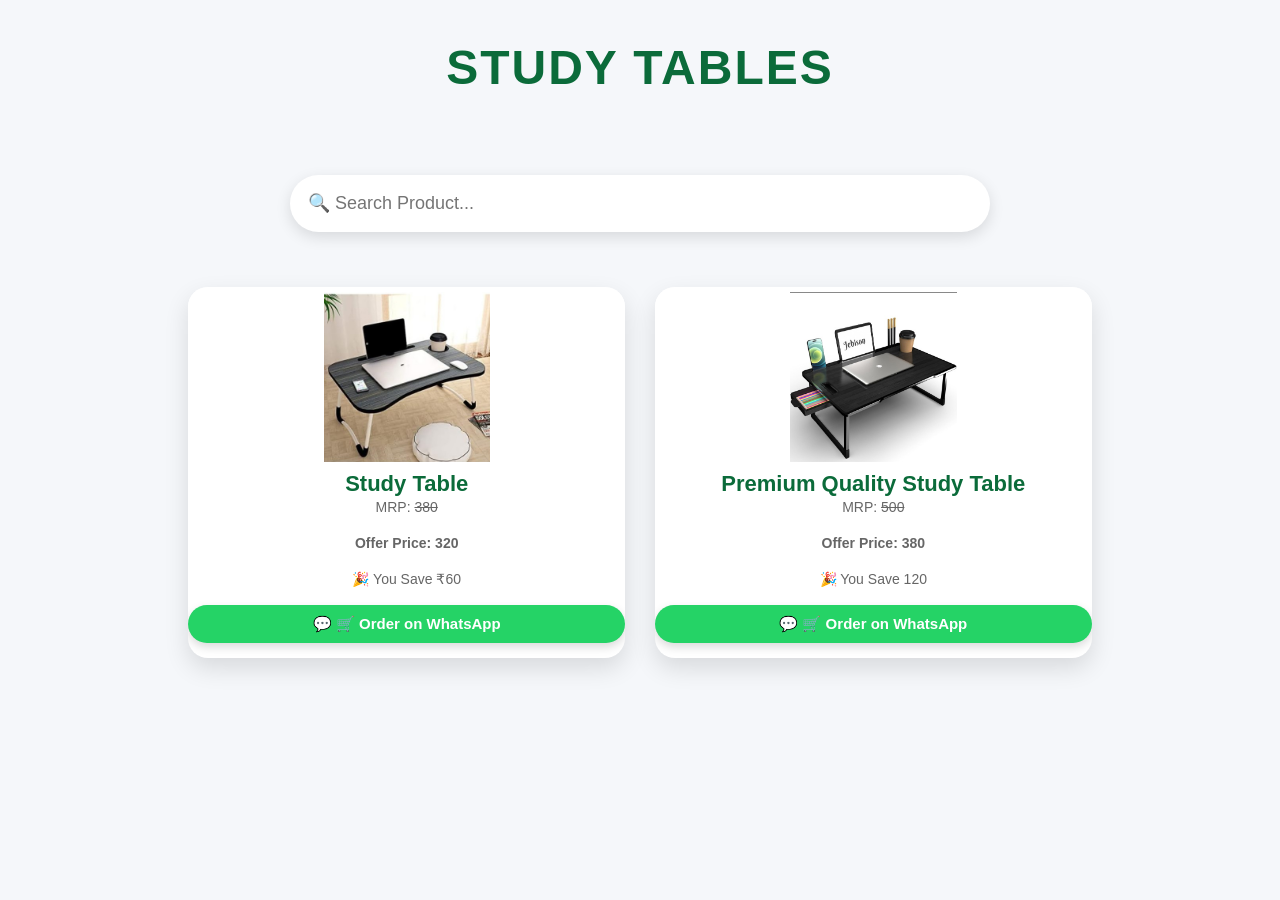
<file: Study Tables.html>
<!DOCTYPE html>
<html>
<head>
<meta charset="UTF-8">
<title>STUDY TABLES</title>
<link rel="stylesheet" href="css/style.css">
</head>

<body>

<header>
    <h2 class="page-title">STUDY TABLES</h2>
</header>

<div class="search-box">
    <input type="text"
           id="searchInput"
           placeholder="🔍 Search Product..."
           onkeyup="searchProducts()">
</div>

<section class="categories">

<section class="categories">

<div class="card">
    <img src="images/Study Table1.jpg" alt="Study Tables">

   <h4 style="color: rgb(255, 255, 255);">Study Table</h4>

    <p class="mrp">MRP: <del>380</del></p>
    

    <p class="offer"><B>Offer Price: 320</b></p>

    <p class="save">🎉 You Save ₹60</p>

    <a href="https://wa.me/919103551375?text=Hello, I want to order  Study Table "
       class="order-btn"
       target="_blank">
       🛒 Order on WhatsApp
    </a>
</div>

<div class="card">
    <img src="images/Premium Quality Study Table.jpg" alt="PVC Card">

   <h4 style="color: rgb(255, 255, 255);">Premium Quality Study Table</h4>

    <p class="mrp">MRP: <del>500
    </del></p>
    

    <p class="offer"><B>Offer Price: 380</b></p>

    <p class="save">🎉 You Save 120</p>

    <a href="https://wa.me/919103551375?text=Hello, I want to order  Premium Quality Study Table "
       class="order-btn"
       target="_blank">
       🛒 Order on WhatsApp
    </a>
</div>

<script src="js/script.js"></script>

</section>


</body>
</html>
</file>
<file: css/style.css>
/* ===== GOOGLE FONT ===== */

*{
margin:0;
padding:0;
box-sizing:border-box;
font-family:'Poppins',sans-serif;
}

body{
background:#f5f7fa;
color:#333;
}

/* ===== HEADER ===== */

header{
    text-align: center;
    padding: 20px 0;
}

.header{
display:flex;
justify-content:space-between;
align-items:center;
padding:18px 8%;
background:linear-gradient(135deg,#0b6b3a,#128c52);
color:white;
position:sticky;
top:0;
z-index:999;
box-shadow:0 3px 10px rgba(0,0,0,.15);
}

.logo h2{
font-size:42px;
font-weight:700;
}

.logo p{
font-size:22px;
font-weight:500;
margin-top:8px;
color:#FFD54F;
}

nav a{
color:white;
text-decoration:none;
margin-left:25px;
font-weight:600;
transition:.3s;
}

nav a:hover{
color:#ffd54f;
}

/* ===== HERO ===== */


.hero{
display:flex;
justify-content:space-between;
align-items:center;
padding:70px 8%;
background:linear-gradient(135deg,#0b6b3a,#128c52);
color:white;
flex-wrap:wrap;
}
.hero-text{
max-width:550px;
}

.hero-text h1{
font-size:52px;
margin-bottom:20px;
}

.hero-text p{
font-size:19px;
margin-bottom:30px;
line-height:1.7;
}

.hero-image img{
width:320px;
border-radius:20px;
background:white;
padding:15px;
box-shadow:0 15px 30px rgba(0,0,0,.25);
}

/* ===== BUTTON ===== */

.btn{
display:inline-block;
background:#ffd54f;
color:#222;
padding:15px 32px;
border-radius:50px;
font-weight:bold;
text-decoration:none;
transition:.3s;
}

.btn:hover{
background:white;
transform:translateY(-4px);
}

/* ===== SEARCH ===== */

.search-box{
padding:40px 8%;
text-align:center;
}

.search-box input{
width:100%;
max-width:700px;
padding:18px;
font-size:18px;
border:none;
border-radius:50px;
box-shadow:0 5px 15px rgba(0,0,0,.12);
outline:none;
}

/* ===== TITLE ===== */

.title{
text-align:center;
font-size:34px;
margin-bottom:35px;
color:#0b6b3a;
}

/* ===== CATEGORY ===== */

.categories{
display:grid;
grid-template-columns:repeat(auto-fit,minmax(240px,1fr));
gap:30px;
padding:0 8% 70px;
}

.card{
background:#fff;
border-radius:20px;
overflow:hidden;
box-shadow:0 10px 25px rgba(0,0,0,.12);
transition:.35s;
text-align:center;
padding-bottom:15px;
}

.card:hover{
transform:translateY(-10px);
}

.card img{
    width:100%;
    height:180px;
    object-fit:contain;
    background:#fff;
    padding:5px;
    transition:transform .3s ease;
}
.card a{
display:block;
text-decoration:none;
color:#333;
}

.card h3{
    font-size:24px;
    color:#0b6b3a;
    font-weight:700;
    text-align:center;
    margin:15px 0 8px;
    letter-spacing:0.5px;
}
.card h4{
    color:#0b6b3a !important;
    font-size:22px;
    font-weight:bold;
}
.card p{
    font-size:14px;
    color:#666;
    text-align:center;
    margin:0 15px 15px;
    line-height:1.5;
}

/* ===== WHY ===== */

.why{
background:white;
padding:70px 8%;
text-align:center;
}

.why h2{
font-size:35px;
margin-bottom:40px;
color:#0b6b3a;
}

.features{
display:grid;
grid-template-columns:repeat(auto-fit,minmax(220px,1fr));
gap:25px;
}

.features div{
background:#e8f5e9;
padding:25px;
border-radius:15px;
font-weight:bold;
}

/* ===== WHATSAPP ===== */

.whatsapp{
padding:25px;
text-align:center;
}

.whatsapp a{
display:inline-block;
background:#25D366;
color:white;
padding:10px 22px;
text-decoration:none;
border-radius:30px;
font-size:16px;
font-weight:600;
}
/* ===== FOOTER ===== */

footer{
background:#0b6b3a;
color:white;
text-align:center;
padding:35px;
line-height:2;
}

/* ===== MOBILE ===== */


.header{
flex-direction:column;
}

nav{
margin-top:15px;
}

.hero{
text-align:center;
}

.hero-text h1{
font-size:36px;
}

.hero-image img{
margin-top:40px;
width:240px;
}
.page-title{
    text-align: center;
    font-size: 48px;
    font-weight: bold;
    color: #0b6b3a;
    margin: 30px 0;
    text-transform: uppercase;
}
header .page-title{
    text-align: center !important;
    font-size: 48px !important;
    color: #0b6b3a !important;
    font-weight: 700 !important;
    margin: 20px 0 !important;
    text-transform: uppercase;
    letter-spacing: 2px;
}
    @media(max-width:768px){
        .logo h2{
    font-size:42px;
    margin-bottom:2px;
}
        .hero{
display:flex;
flex-direction:column;
align-items:center;
text-align:center;
        }
        .hero-image{
display:flex;
justify-content:center;
width:100%;
        }
        }

.logo p{
    font-size:18px;
    margin-top:2px;
    margin-bottom:0;
    line-height:1.2;
}
.header{
flex-direction:column;
}

nav{
margin-top:15px;
}

.hero{
text-align:center;
}

.hero-text h1{
font-size:36px;
}

.hero-image img{
margin-top:40px;
width:240px;
}

.page-title{
text-align:center;
font-size:48px;
font-weight:bold;
color:#0b6b3a;
margin:30px 0;
text-transform:uppercase;
}

header .page-title{
text-align:center !important;
font-size:48px !important;
color:#0b6b3a !important;
font-weight:700 !important;
margin:20px 0 !important;
text-transform:uppercase;
letter-spacing:2px;
}

}   /* ← @media yahan khatam ho gaya */


/* ===== Premium WhatsApp Button ===== */

.order-btn{
display:flex;
align-items:center;
justify-content:center;
width:90%;
margin:15px auto;
padding:12px 18px;
background:#25D366;
color:#fff !important;
text-decoration:none;
font-size:16px;
font-weight:600;
border-radius:50px;
box-shadow:0 6px 15px rgba(37,211,102,.35);
transition:all .3s ease;
}


background:#1EBE5D;
transform:translateY(-3px);
box-shadow:0 10px 20px rgba(37,211,102,.45);
}

.order-btn::before{
content:"💬 ";
}
/* ===== ORDER BUTTON ===== */

.order-btn{
display:inline-block;
background:#25D366;
color:#fff !important;
padding:10px 18px;
border-radius:30px;
text-decoration:none;
font-size:15px;
font-weight:600;
margin-top:12px;
box-shadow:0 4px 10px rgba(0,0,0,.15);
transition:.3s;
}

.order-btn:hover{
background:#1EBE5D;
transform:translateY(-2px);
}

.order-btn::before{
content:"💬 ";
}
/* ===== ABOUT PAGE ===== */

.about{
max-width:1200px;
margin:70px auto;
padding:0 20px;
text-align:center;
}

.about h1{
font-size:48px;
color:#0b6b3a;
margin-bottom:20px;
}

.about-text{
max-width:800px;
margin:auto;
font-size:18px;
line-height:1.8;
color:#555;
margin-bottom:50px;
}

.about-grid{
display:grid;
grid-template-columns:repeat(auto-fit,minmax(280px,1fr));
gap:25px;
}

.about-card{
background:#fff;
padding:30px;
border-radius:18px;
box-shadow:0 8px 20px rgba(0,0,0,.08);
transition:.3s;
}

.about-card:hover{
transform:translateY(-8px);
}

.about-card h3{
color:#0b6b3a;
font-size:24px;
margin-bottom:15px;
}

.about-card p{
color:#666;
line-height:1.7;
}
/* ===== SERVICES ===== */

.services{
max-width:900px;
margin:60px auto;
padding:20px;
}

.services h2{
text-align:center;
font-size:36px;
color:#0b6b3a;
margin-bottom:25px;
}

.services ul{
list-style:none;
padding:0;
}

.services li{
background:#fff;
margin:10px 0;
padding:15px 20px;
border-left:5px solid #0b6b3a;
border-radius:10px;
box-shadow:0 4px 10px rgba(0,0,0,.08);
font-size:17px;
}
/* ===== OUR VISION ===== */

.vision{
max-width:900px;
margin:60px auto;
padding:20px;
}

.vision h2{
text-align:center;
font-size:38px;
color:#0b6b3a;
margin-bottom:25px;
}

.vision p{
font-size:17px;
line-height:1.8;
color:#555;
margin-bottom:18px;
}

.vision strong{
color:#0b6b3a;
}
.logo .founder-tag{
display:block;
margin-top:5px;
font-size:15px !important;
font-weight:500;
color:#ffffff !important;
opacity:1 !important;
line-height:1.4;
}

.logo .founder-tag strong{
color:#ffd54f !important;
font-weight:700;
}

.services{
    padding:70px 20px;
    background:#ffffff;
    text-align:center;
}

.services h2{
    font-size:38px;
    color:#0b7a3d;
    margin-bottom:45px;
}

.service-box{
    display:inline-block;
    width:280px;
    margin:15px;
    padding:25px;
    background:#f8fff9;
    border:2px solid #d9f2df;
    border-radius:15px;
    box-shadow:0 5px 15px rgba(0,0,0,0.08);
    transition:0.3s;
}

.service-box:hover{
    background:#0b7a3d;
    color:#fff;
    transform:translateY(-8px);
}

.service-box h3{
    color:#0b7a3d;
    margin-bottom:12px;
    font-size:22px;
}

.service-box:hover h3{
    color:#fff;
}

.service-box p{
    color:#555;
    font-size:16px;
    line-height:1.6;
}

.service-box:hover p{
    color:#f5f5f5;
}
/* Customer Reviews */

.reviews{
    padding:70px 20px;
    background:#f8f9fa;
    text-align:center;
}

.reviews h2{
    font-size:38px;
    color:#0b7a3d;
    margin-bottom:40px;
}

.review-container{
    display:flex;
    justify-content:center;
    gap:25px;
    flex-wrap:wrap;
}

.review-card{
    width:320px;
    background:#fff;
    padding:25px;
    border-radius:15px;
    box-shadow:0 5px 15px rgba(0,0,0,.08);
    transition:.3s;
}

.review-card:hover{
    transform:translateY(-8px);
}

.stars{
    color:#FFD700;
    font-size:24px;
    margin-bottom:15px;
}

.review-card p{
    color:#555;
    line-height:1.7;
    margin-bottom:15px;
}

.review-card h4{
    color:#0b7a3d;
}
.card{
    overflow:hidden;
}

.card img{
    width:100%;
    transition:transform 0.4s ease;
}

.card:hover img{
    transform:scale(1.15);
}
.card img{
    width:100%;
    height:180px;
    object-fit:contain;
    transition:transform .3s ease;
}

.card:hover img{
    transform:scale(1.04);
}

.card{
    overflow:hidden;
}
/* ===== Contact Section ===== */

.contact{
    padding:40px 8% 70px;
    background:#fff;
}

.contact h2{
    text-align:center;
    font-size:38px;
    color:#0b6b3a;
    margin-bottom:40px;
}

.contact-box{
    display:grid;
    grid-template-columns:1fr 1fr;
    gap:40px;
    align-items:center;
}

.contact-info{
    background:#f8fff9;
    padding:30px;
    border-radius:15px;
    box-shadow:0 5px 15px rgba(0,0,0,.08);
}

.contact-info h3{
    color:#0b6b3a;
    margin-bottom:15px;
}

.contact-info p{
    font-size:18px;
    line-height:1.9;
}
.contact-btn{
    display:inline-block;
    margin-top:20px;
    background:#25D366;
    color:#fff;
    padding:12px 22px;
    border-radius:30px;
    text-decoration:none;
    font-weight:bold;
}

.contact-btn:hover{
    background:#1EBE5D;
}
.map iframe{
    width:100%;
    height:420px;
    border:0;
    border-radius:15px;
    box-shadow:0 5px 15px rgba(0,0,0,.08);
}

@media(max-width:768px){

.contact-box{
    grid-template-columns:1fr;
}

}
/* Mobile par image zoom off */
@media (max-width:768px){

.card:hover img{
    transform:scale(1);
}

.card img:hover{
    transform:scale(1);
}

}
</file>
